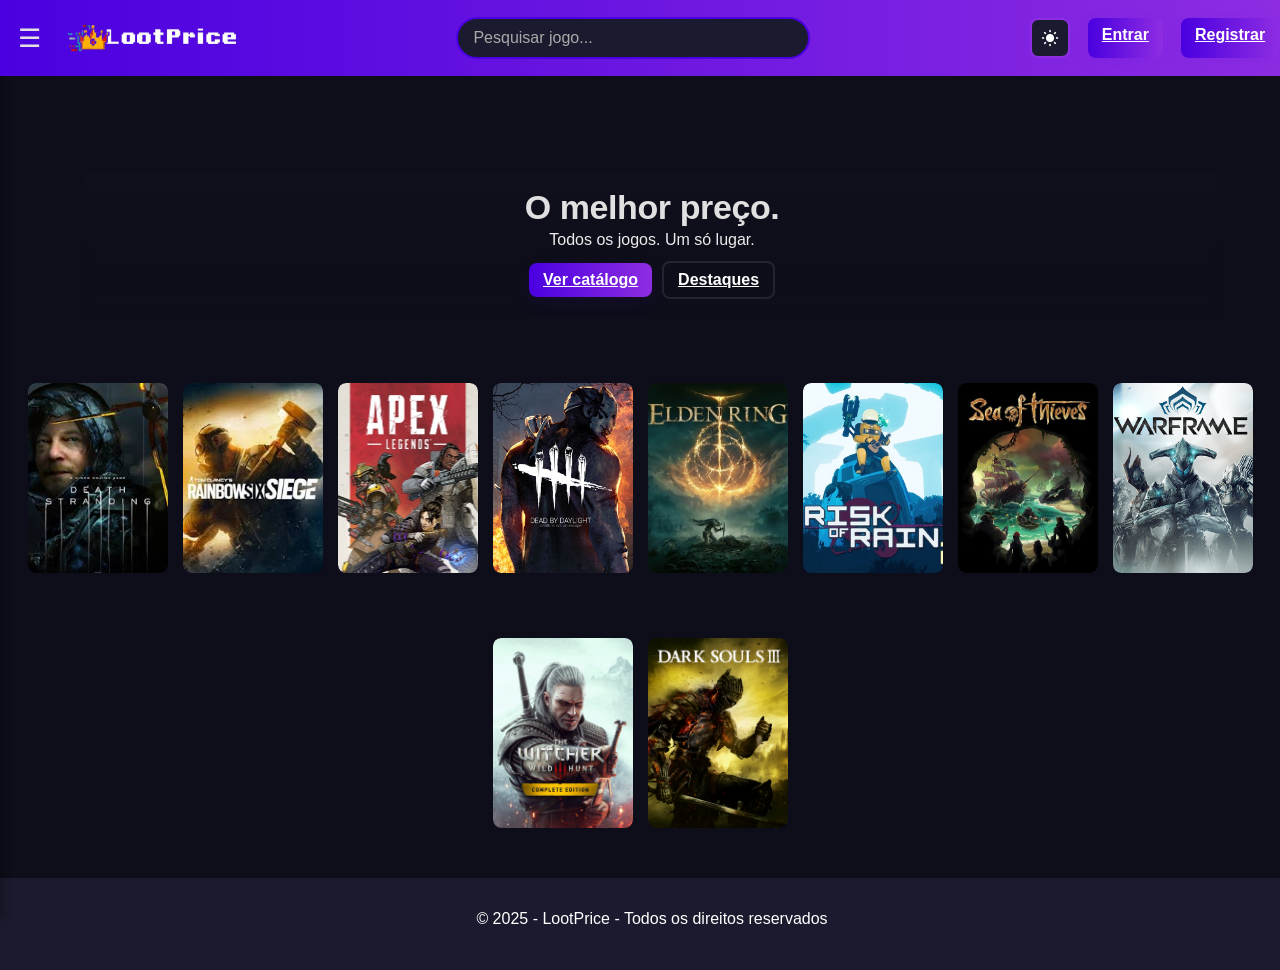
<file: index.html>
<!DOCTYPE html>
<html lang="pt-br">

<head>
  <meta charset="UTF-8" />
  <meta name="viewport" content="width=device-width, initial-scale=1.0">
  <title>LootPrice</title>
  <link rel="stylesheet" href="css_index/lootprice.css">
  <link rel="stylesheet" href="css_index/responsive.css">
  <link rel="shortcut icon" href="fotos/extras/logoltdark.png" type="image/png">
</head>

<body>
  <div class="navbar">
    <div class="left-section">
      <button id="menu-btn" class="menu-btn">☰</button>
      <a href="index.html" target="_top">
        <img id="lootprice-logo" src="fotos/extras/logoltdark.png" alt="LootPrice">
      </a>
    </div>

    <div class="search-container">
      <label for="searchBar" class="visually-hidden"></label>
      <input type="text" id="searchBar" class="search-input" placeholder="Pesquisar jogo..."
        aria-label="Pesquisar jogos">
    </div>

    <!-- Área de autenticação: renderizada por js_index/auth.js usando localStorage.loggedUser -->
    <div id="auth-area" class="auth-buttons">
      <button id="theme-toggle" class="btn-theme" aria-label="Alternar tema">
        <img src="fotos/extras/dark-mode.png" alt="Tema" class="theme-icon">
      </button>
      <!-- Fallback estático: caso o script não execute, os links ainda aparecem -->
      <a href="sites/login/login.html" target="_blank" class="btn-login">Entrar</a>
      <a href="sites/login/cadastro.html" target="_blank" class="btn-login">Registrar</a>
    </div>
  </div>

  <nav id="sidebar" class="sidebar" role="navigation" aria-label="Menu principal">
    <div class="sidebar-top">
      <button id="sidebar-close" class="menu-close" aria-label="Fechar menu">✕</button>
    </div>

    <div class="sidebar-search" role="search">
      <input type="text" id="sidebarSearchBar" class="search-input" placeholder="Pesquisar jogo..."
        aria-label="Pesquisar jogos">
      <button id="sidebarSearchBtn" aria-label="Pesquisar">
        <img src="fotos/extras/search.png" alt="Pesquisar" class="sidebar-search-icon">
      </button>
    </div>

    <!-- Seletor de categoria: botão que abre um dropdown compacto acima de 'Sobre LootPrice' -->
    <div class="sidebar-category" style="position:relative;">
      <label for="categorySelect" class="visually-hidden">Categoria</label>
      <button id="categoryBtn" class="category-btn" aria-haspopup="listbox" aria-expanded="false">Categorias ▾</button>

      <!-- Mantemos o select por acessibilidade (escondido visualmente) -->
      <select id="categorySelect" aria-label="Filtrar por categoria"
        style="position:absolute;left:-9999px;width:1px;height:1px;overflow:hidden;">
        <option value="all">Todas</option>
        <option value="rpg">RPG</option>
        <option value="shooter">Shooter</option>
        <option value="battle-royale">Battle Royale</option>
        <option value="adventure">Aventura</option>
        <option value="terror">Terror</option>
        <option value="roguelike">Roguelike</option>
        <option value="soulslike">Soulslike</option>
        <option value="mmo rpg">MMO RPG</option>
        <option value="multiplayer">Multiplayer</option>
      </select>

      <!-- Dropdown visual compacto (aparece abaixo do botão) -->
      <div id="categoryDropdown" class="category-dropdown" role="listbox" aria-labelledby="categoryBtn"
        aria-hidden="true">
        <button class="category-option" data-value="all" role="option">Todas</button>
        <button class="category-option" data-value="rpg" role="option">RPG</button>
        <button class="category-option" data-value="shooter" role="option">Shooter</button>
        <button class="category-option" data-value="battle-royale" role="option">Battle Royale</button>
        <button class="category-option" data-value="adventure" role="option">Aventura</button>
        <button class="category-option" data-value="terror" role="option">Terror</button>
        <button class="category-option" data-value="roguelike" role="option">Roguelike</button>
        <button class="category-option" data-value="soulslike" role="option">Soulslike</button>
        <button class="category-option" data-value="mmo rpg" role="option">MMO RPG</button>
        <button class="category-option" data-value="multiplayer" role="option">Multiplayer</button>
      </div>
    </div>

    <a href="index.html">Início</a>
    <a href="sobre.html">Sobre LootPrice</a>
  </nav>

  <div id="sidebar-backdrop" class="sidebar-backdrop" tabindex="-1"></div>

  <!-- Hero / destaque principal -->
  <section class="hero" aria-label="Destaque LootPrice">
    <div class="hero-content">
      <h1 class="hero-title">O melhor preço.</h1>
      <p class="hero-subtitle">Todos os jogos. Um só lugar.</p>
      <div class="hero-cta">
        <a href="#" class="btn-login">Ver catálogo</a>
        <a href="sites/jogos/frame.html" class="btn-cta">Destaques</a>
      </div>
    </div>
  </section>

  <div class="catalogo">
    <a href="sites/jogos/ds.html" data-category="adventure"><img src="fotos/jogos/ds.jpg" alt="Death Stranding"
        width="140" height="190" loading="lazy" decoding="async"></a>
    <a href="sites/jogos/r6.html" data-category="shooter"><img src="fotos/jogos/r6.jpg" alt="Rainbow Six Siege"
        width="140" height="190" loading="lazy" decoding="async"></a>
    <a href="sites/jogos/apex.html" data-category="battle-royale"><img src="fotos/jogos/apex.jpg" alt="Apex Legends"
        width="140" height="190" loading="lazy" decoding="async"></a>
    <a href="sites/jogos/dbd.html" data-category="terror, multiplayer"><img src="fotos/jogos/dbd.png"
        alt="Dead by Daylight" width="140" height="190" loading="lazy" decoding="async"></a>
    <a href="sites/jogos/er.html" data-category="rpg, soulslike"><img src="fotos/jogos/er.jpg" alt="Elden Ring" width="140"
        height="190" loading="lazy" decoding="async"></a>
    <a href="sites/jogos/ror.html" data-category="roguelike"><img src="fotos/jogos/ror2.jpg" alt="Risk of Rain 2"
        width="140" height="190" loading="lazy" decoding="async"></a>
    <a href="sites/jogos/sot.html" data-category="multiplayer"><img src="fotos/jogos/sot.jpg" alt="Sea of Thieves"
        width="140" height="190" loading="lazy" decoding="async"></a>
    <a href="sites/jogos/frame.html" data-category="mmo rpg"><img src="fotos/jogos/warframe.png" alt="Warframe" width="140"
        height="190" loading="lazy" decoding="async"></a>
    <a href="sites/jogos/witcher.html" data-category="rpg"><img src="fotos/jogos/witcher.jpg" alt="The Witcher 3"
        width="140" height="190" loading="lazy" decoding="async"></a>
    <a href="sites/jogos/ds3.html" data-category="rpg"><img src="fotos/jogos/ds3.png" alt="Dark Souls 3" width="140"
        height="190" loading="lazy" decoding="async"></a>
  </div>

  <footer>
    <p>&copy; 2025 - LootPrice - Todos os direitos reservados</p>
  </footer>

  <script src="js_index/pesquisa.js" defer></script>
  <script src="js_index/darkmode.js" defer></script>
  <script src="js_index/menulateral.js" defer></script>
  <script src="js_index/auth.js" defer></script>
</body>

</html>

<!-- DESATIVA: 

setPlatformSale(document.querySelector('.platform-card[aria-label*="Steam"]'), false);

ATIVA:

setPlatformSale(document.querySelector('.platform-card[aria-label*="Steam"]'), true);
 -->
</file>
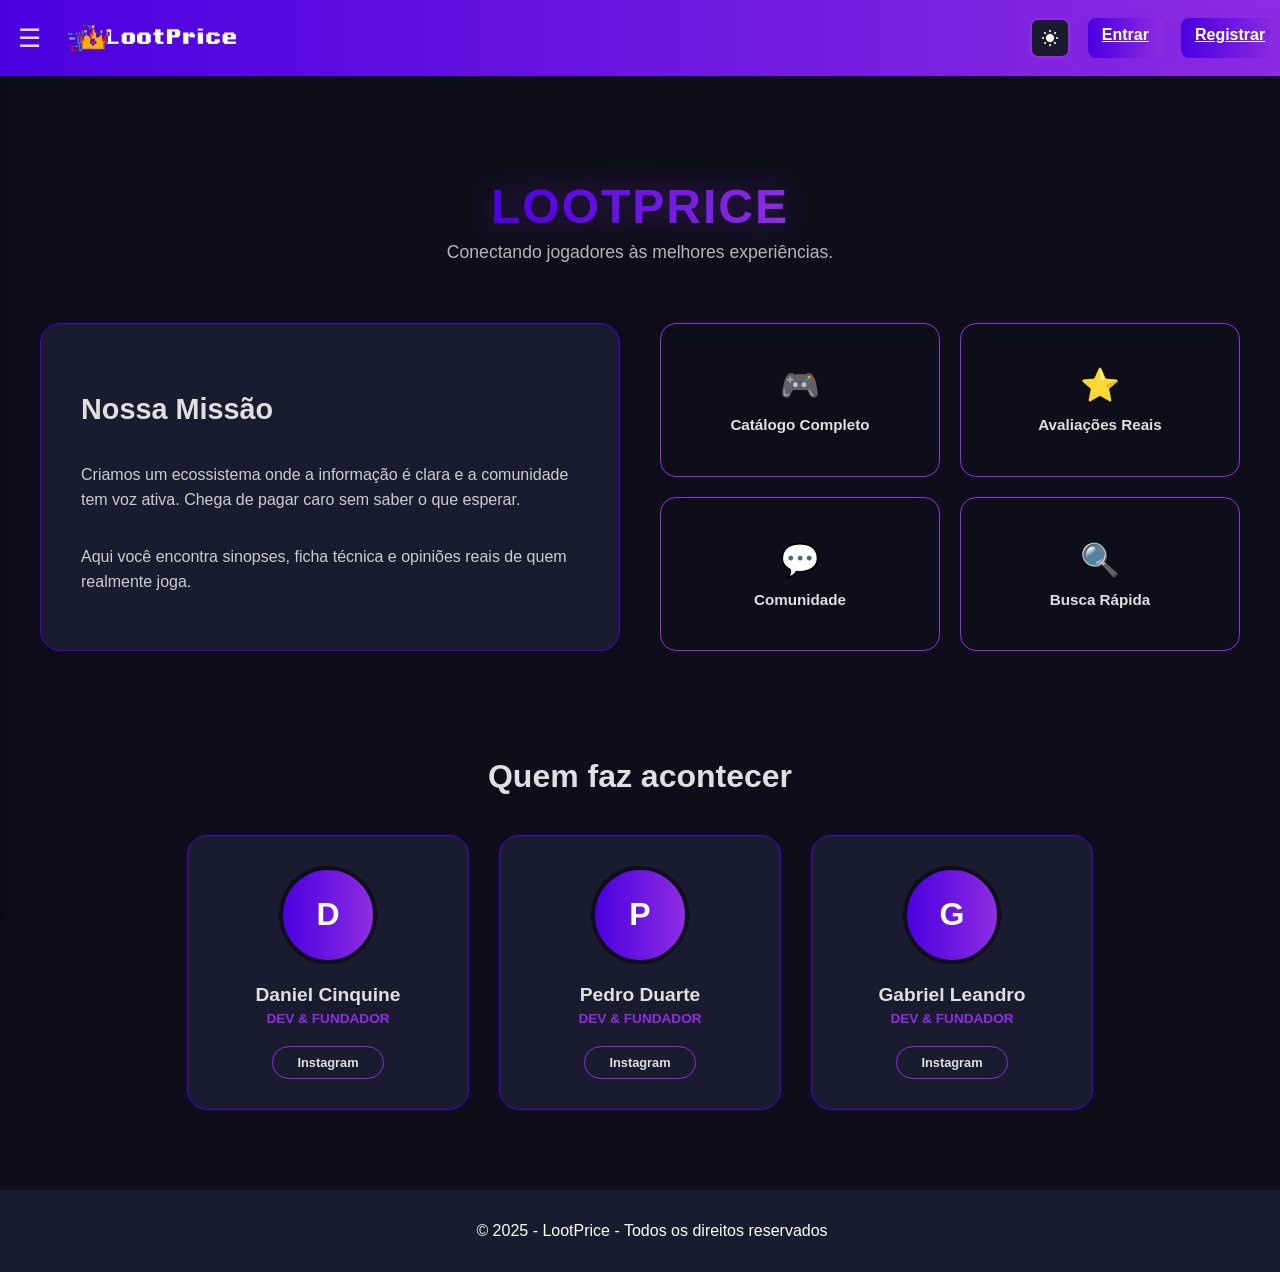
<file: sobre.html>
<!DOCTYPE html>
<html lang="pt-br">
<head>
  <meta charset="UTF-8"/>
  <meta name="viewport" content="width=device-width, initial-scale=1.0">
  <title>Sobre - LootPrice</title>
  
  <link rel="stylesheet" href="css_index/lootprice.css">
  <link rel="stylesheet" href="css_index/sobre.css">
  <link rel="stylesheet" href="css_index/responsive.css">
  <link rel="shortcut icon" href="fotos/extras/logoltdark.png" type="image/png">
</head>

<body>

  <div class="navbar">
    <div class="left-section">
      <button id="menu-btn" class="menu-btn">☰</button>
      <a href="index.html">
        <img id="lootprice-logo" src="fotos/extras/logoltdark.png" alt="LootPrice">
      </a>
    </div>

    <div class="search-container" style="visibility: hidden;"></div>
  
    <div class="auth-buttons" id="auth-area">
      <button id="theme-toggle" class="btn-theme" aria-label="Alternar tema">
        <img src="fotos/extras/dark-mode.png" alt="Tema" class="theme-icon">
      </button>
      <a href="sites/login/login.html" class="btn-login">Entrar</a>
      <a href="sites/login/cadastro.html" class="btn-login">Registrar</a>
    </div>
  </div>

  <nav id="sidebar" class="sidebar">
    <div class="sidebar-top">
      <button id="sidebar-close" class="menu-close" aria-label="Fechar menu">✕</button>
    </div>

    <div class="sidebar-search" role="search">
      <input type="text" id="sidebarSearchBar" class="search-input" placeholder="Pesquisar jogo..." aria-label="Pesquisar jogos">
      <button id="sidebarSearchBtn" aria-label="Pesquisar">
        <img src="fotos/extras/search.png" alt="Pesquisar" class="sidebar-search-icon">
      </button>
    </div>

    <a href="index.html">Início</a>
    <a href="sobre.html" style="background-color: rgba(255,255,255,0.05); color: #a78bfa; border-left: 3px solid #a78bfa;">Sobre nós</a>
  </nav>

  <div id="sidebar-backdrop" class="sidebar-backdrop" tabindex="-1"></div>

  <div class="about-main-wrapper">
    
    <h1 class="hero-title">LootPrice</h1>
    <p class="hero-subtitle">Conectando jogadores às melhores experiências.</p>

    <div class="content-grid">
      
      <div class="glass-card">
        <h3>Nossa Missão</h3>
        <p>
          Criamos um ecossistema onde a informação é clara e a comunidade tem voz ativa.
          Chega de pagar caro sem saber o que esperar.
        </p>
        <p>
          Aqui você encontra sinopses, ficha técnica e opiniões reais de quem realmente joga.
        </p>
      </div>

      <div class="features-grid">
        <div class="feature-box">
          <span class="feature-icon">🎮</span>
          <span class="feature-title">Catálogo Completo</span>
        </div>
        <div class="feature-box">
          <span class="feature-icon">⭐</span>
          <span class="feature-title">Avaliações Reais</span>
        </div>
        <div class="feature-box">
          <span class="feature-icon">💬</span>
          <span class="feature-title">Comunidade</span>
        </div>
        <div class="feature-box">
          <span class="feature-icon">🔍</span>
          <span class="feature-title">Busca Rápida</span>
        </div>
      </div>

    </div>

    <div class="team-section">
      <h2>Quem faz acontecer</h2>
      
      <div class="team-grid">
        <div class="member-card">
          <div class="member-pic">D</div>
          <h3 class="member-name">Daniel Cinquine</h3>
          <span class="member-role">Dev & Fundador</span>
          <a href="https://www.instagram.com/dan.cinqy" target="_blank" class="insta-link">Instagram</a>
        </div>

        <div class="member-card">
          <div class="member-pic">P</div>
          <h3 class="member-name">Pedro Duarte</h3>
          <span class="member-role">Dev & Fundador</span>
          <a href="https://www.instagram.com/duarte.pedrin" target="_blank" class="insta-link">Instagram</a>
        </div>

        <div class="member-card">
          <div class="member-pic">G</div>
          <h3 class="member-name">Gabriel Leandro</h3>
          <span class="member-role">Dev & Fundador</span>
          <a href="https://www.instagram.com/gabriel_llee" target="_blank" class="insta-link">Instagram</a>
        </div>
      </div>
    </div>

  </div>

  <footer>
    <p>&copy; 2025 - LootPrice - Todos os direitos reservados</p>
  </footer>

  <script src="js_index/darkmode.js"></script>
  <script src="js_index/menulateral.js"></script>
  <script src="js_index/auth.js"></script>

</body>
</html>
</file>
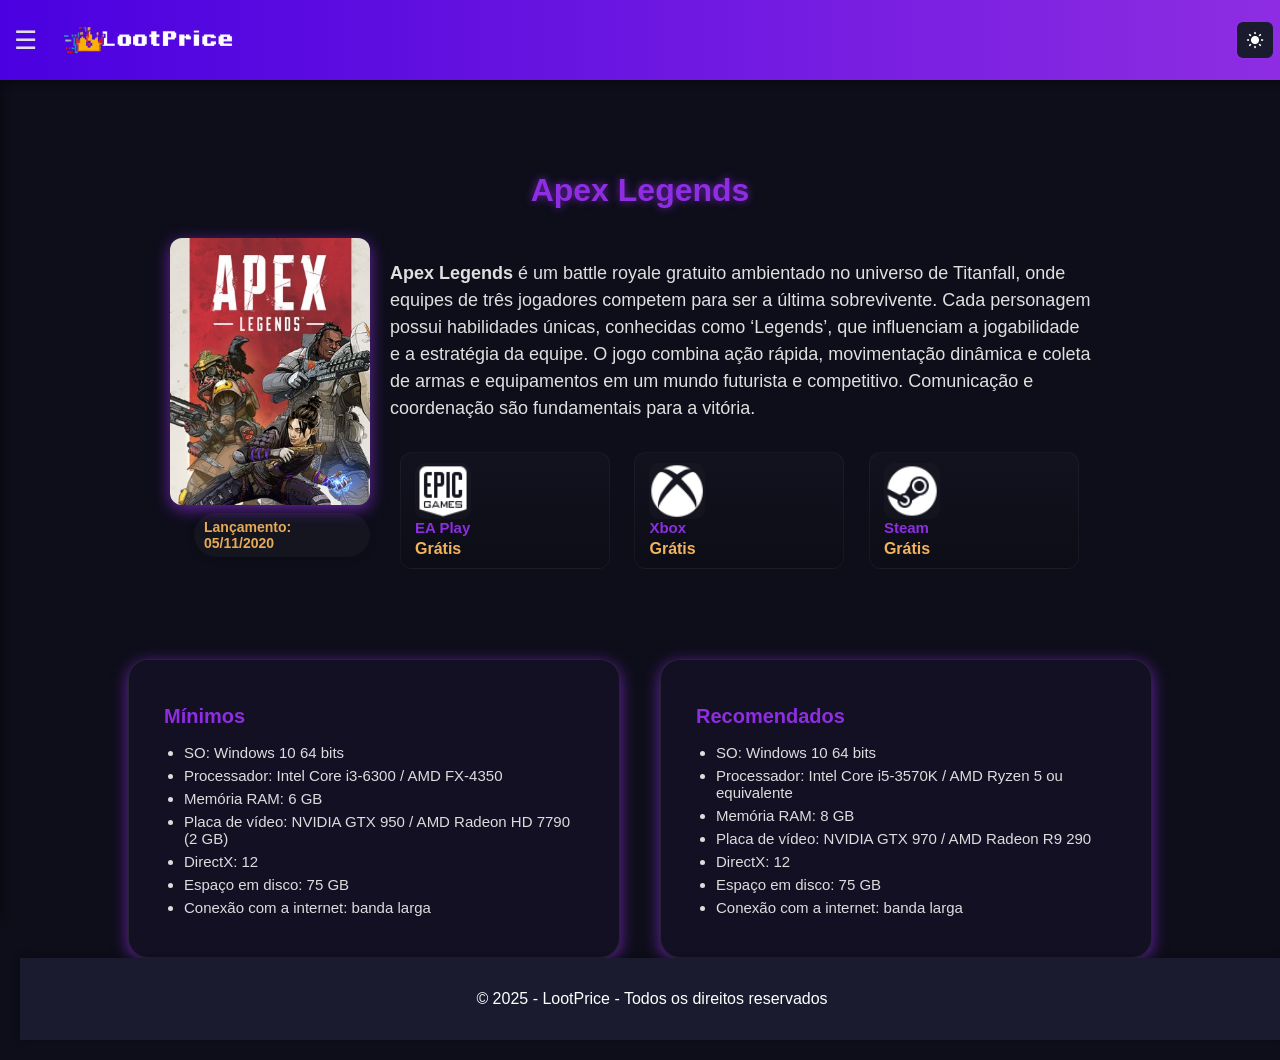
<file: sites/jogos/apex.html>
<!DOCTYPE html>
<html lang="pt-br">
<head>
    <meta charset="UTF-8">
    <meta name="viewport" content="width=device-width, initial-scale=1.0">
    <title>Apex Legends - LootPrice</title>
    <link rel="stylesheet" href="css_jogos/jogos.css">
    <link rel="stylesheet" href="css_jogos/navbar.css">
    <link rel="stylesheet" href="../../css_index/responsive.css">
</head>
<body>
    <h1>Apex Legends</h1>

<!-- Imagem -->
        <div class="game-container">
            <div class="game-media">
                <img src="../../fotos/jogos/apex.jpg" alt="Apex Legends" class="game-main-img" width="200" height="250" loading="lazy" decoding="async">
                <p class="release-date">Lançamento: 05/11/2020</p>
            </div>
            <div class="game-info">

            <!-- Resumo -->
            <p class="sinopse">
                <strong>Apex Legends</strong> é um battle royale gratuito ambientado no universo de Titanfall, onde equipes de três jogadores competem para ser a última sobrevivente. 
                Cada personagem possui habilidades únicas, conhecidas como ‘Legends’, que influenciam a jogabilidade e a estratégia da equipe. 
                O jogo combina ação rápida, movimentação dinâmica e coleta de armas e equipamentos em um mundo futurista e competitivo. Comunicação e coordenação são fundamentais para a vitória.
            </p>

            <!-- Plataformas -->
            <div class="platforms">
                <a class="platform-card" href="https://www.ea.com/games/apex-legends" target="_blank" aria-label="Comprar no EA Play">
                    <img class="platform-img" src="../../fotos/extras/epic.png" alt="EA Play" width="60" height="60">
                    <div class="platform-meta">
                        <div class="platform-name">EA Play</div>
                        <div class="platform-price">Grátis</div>
                    </div>
                </a>

                <a class="platform-card" href="https://www.xbox.com/en-US/games/store/apex-legends/9NBLGGH5ZJW2" target="_blank" aria-label="Comprar no Xbox">
                    <img class="platform-img" src="../../fotos/extras/xbox.png" alt="Xbox" width="60" height="60">
                    <div class="platform-meta">
                        <div class="platform-name">Xbox</div>
                        <div class="platform-price">Grátis</div>
                    </div>
                </a>

                <a class="platform-card" href="https://www.microsoft.com/en-us/p/apex-legends/9p9g4lm3v6dn" target="_blank" aria-label="Comprar na Microsoft">
                    <img class="platform-img" src="../../fotos/extras/steam.png" alt="Steam" width="60" height="60">
                    <div class="platform-meta">
                        <div class="platform-name">Steam</div>
                        <div class="platform-price">Grátis</div>
                    </div>
                </a>
            </div>
        </div>
    </div>

    <div class="requisitos-wrapper">

    <div class="requisito-box">
        <h3 class="minimos-title">Mínimos</h3>
        <ul>
            <li>SO: Windows 10 64 bits</li>
            <li>Processador: Intel Core i3-6300 / AMD FX-4350</li>
            <li>Memória RAM: 6 GB</li>
            <li>Placa de vídeo: NVIDIA GTX 950 / AMD Radeon HD 7790 (2 GB)</li>
            <li>DirectX: 12</li>
            <li>Espaço em disco: 75 GB</li>
            <li>Conexão com a internet: banda larga</li>
        </ul>
    </div>

    <div class="requisito-box">
        <h3 class="recomendados-title">Recomendados</h3>
        <ul>
            <li>SO: Windows 10 64 bits</li>
            <li>Processador: Intel Core i5-3570K / AMD Ryzen 5 ou equivalente</li>
            <li>Memória RAM: 8 GB</li>
            <li>Placa de vídeo: NVIDIA GTX 970 / AMD Radeon R9 290</li>
            <li>DirectX: 12</li>
            <li>Espaço em disco: 75 GB</li>
            <li>Conexão com a internet: banda larga</li>
        </ul>
    </div>

</div>

        <footer>
            <p>&copy; 2025 - LootPrice - Todos os direitos reservados</p>
        </footer>

    <script src="../../js_index/darkmode.js"> </script>
    <script src="js_jogos/navbar.js" defer></script>

</body>
</html>
</file>
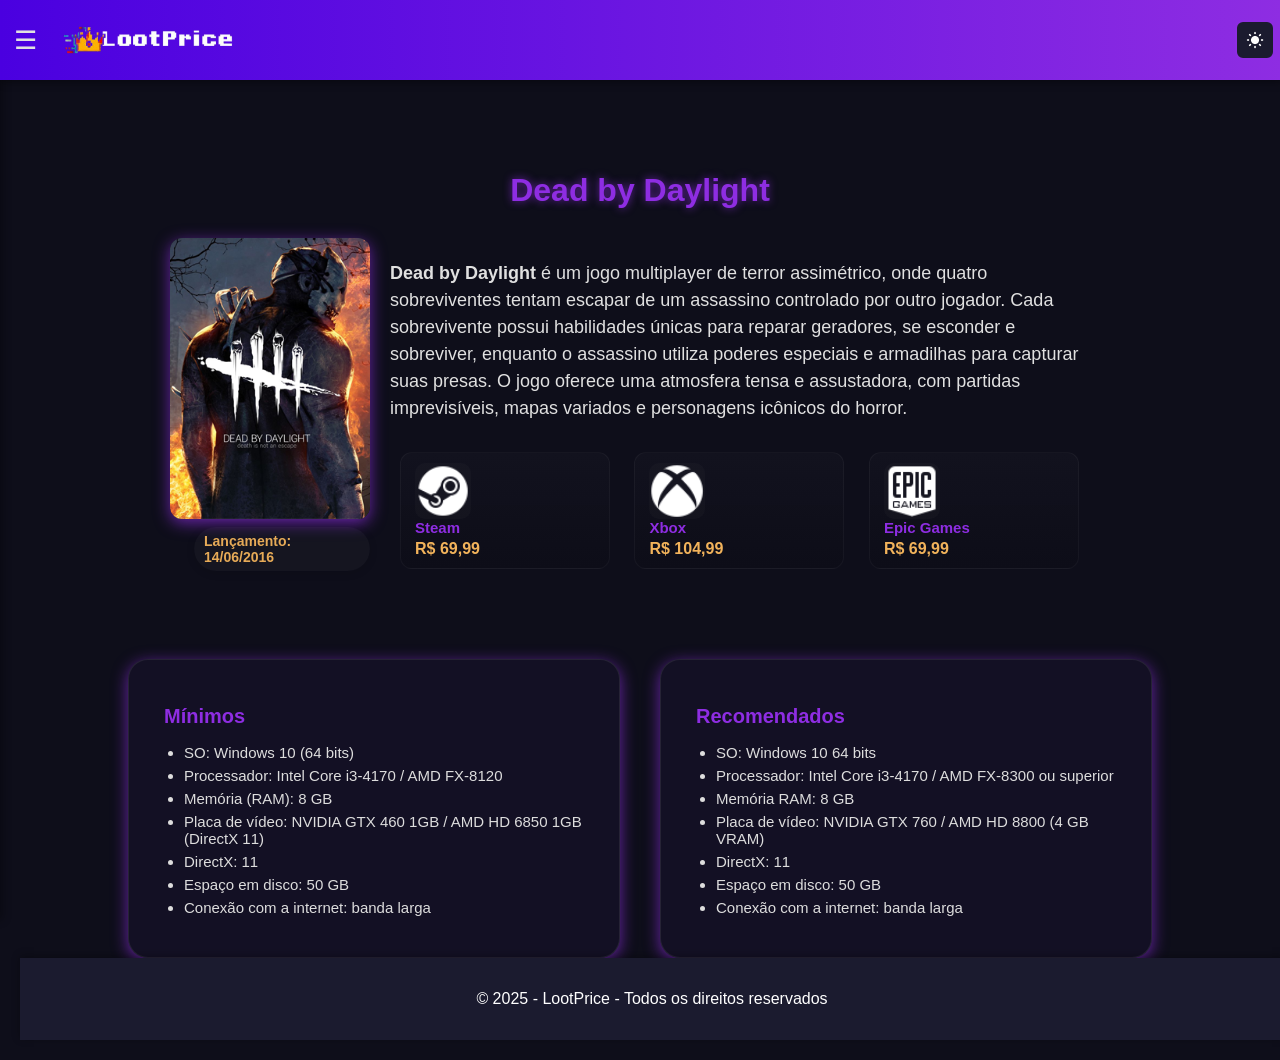
<file: sites/jogos/dbd.html>
<!DOCTYPE html>
<html lang="pt-br">
<head>
    <meta charset="UTF-8">
    <meta name="viewport" content="width=device-width, initial-scale=1.0">
    <title>Dead by Daylight - LootPrice</title>
    <link rel="stylesheet" href="css_jogos/jogos.css">
    <link rel="stylesheet" href="css_jogos/navbar.css">
    <link rel="stylesheet" href="../../css_index/responsive.css">
</head>
<body>
    <h1>Dead by Daylight</h1>

<!-- Imagem -->
        <div class="game-container">
            <div class="game-media">
                <img src="../../fotos/jogos/dbd.png" alt="Dead by Daylight" class="game-main-img" width="200" height="250" loading="lazy" decoding="async">
                <p class="release-date">Lançamento: 14/06/2016</p>
            </div>
            <div class="game-info">

            <!-- Resumo -->
            <p class="sinopse">
                <strong>Dead by Daylight</strong> é um jogo multiplayer de terror assimétrico, onde quatro sobreviventes tentam escapar de um assassino controlado por outro jogador. 
                Cada sobrevivente possui habilidades únicas para reparar geradores, se esconder e sobreviver, enquanto o assassino utiliza poderes especiais e armadilhas para capturar suas presas. 
                O jogo oferece uma atmosfera tensa e assustadora, com partidas imprevisíveis, mapas variados e personagens icônicos do horror.
            
            <!-- Plataformas -->
            <div class="platforms">
                <a class="platform-card" href="https://store.steampowered.com/app/381210/Dead_by_Daylight/" target="_blank" aria-label="Comprar no Steam">
                    <img class="platform-img" src="../../fotos/extras/steam.png" alt="Steam" width="60" height="60">
                    <div class="platform-meta">
                        <div class="platform-name">Steam</div>
                        <div class="platform-price">R$ 69,99</div>
                    </div>
                </a>

                <a class="platform-card" href="https://www.xbox.com/pt-BR/games/store/dead-by-daylight/C0N22P73QZ60" target="_blank" aria-label="Comprar no Xbox">
                    <img class="platform-img" src="../../fotos/extras/xbox.png" alt="Xbox" width="60" height="60">
                    <div class="platform-meta">
                        <div class="platform-name">Xbox</div>
                        <div class="platform-price">R$ 104,99</div>
                    </div>
                </a>

                <a class="platform-card" href="https://store.epicgames.com/pt-BR/p/dead-by-daylight" target="_blank" aria-label="Comprar no Xbox">
                    <img class="platform-img" src="../../fotos/extras/epic.png" alt="Epic Games" width="60" height="60">
                    <div class="platform-meta">
                        <div class="platform-name">Epic Games</div>
                        <div class="platform-price">R$ 69,99</div>
                    </div>
                </a>
            </div>
        </div>
    </div>
    
    <div class="requisitos-wrapper">

    <div class="requisito-box">
        <h3 class="minimos-title">Mínimos</h3>
        <ul>
            <li>SO: Windows 10 (64 bits)</li>
            <li>Processador: Intel Core i3-4170 / AMD FX-8120</li>
            <li>Memória (RAM): 8 GB</li>
            <li>Placa de vídeo: NVIDIA GTX 460 1GB / AMD HD 6850 1GB (DirectX 11)</li>
            <li>DirectX: 11</li>
            <li>Espaço em disco: 50 GB</li>
            <li>Conexão com a internet: banda larga</li>
        </ul>
    </div>

    <div class="requisito-box">
        <h3 class="recomendados-title">Recomendados</h3>
        <ul>
            <li>SO: Windows 10 64 bits</li>
            <li>Processador: Intel Core i3-4170 / AMD FX-8300 ou superior</li>
            <li>Memória RAM: 8 GB</li>
            <li>Placa de vídeo: NVIDIA GTX 760 / AMD HD 8800 (4 GB VRAM)</li>
            <li>DirectX: 11</li>
            <li>Espaço em disco: 50 GB</li>
            <li>Conexão com a internet: banda larga</li>
        </ul>
    </div>

</div>


        <footer>
            <p>&copy; 2025 - LootPrice - Todos os direitos reservados</p>
        </footer>

    <script src="../../js_index/darkmode.js"> </script>
    <script src="js_jogos/navbar.js" defer></script>

</body>
</html>
</file>
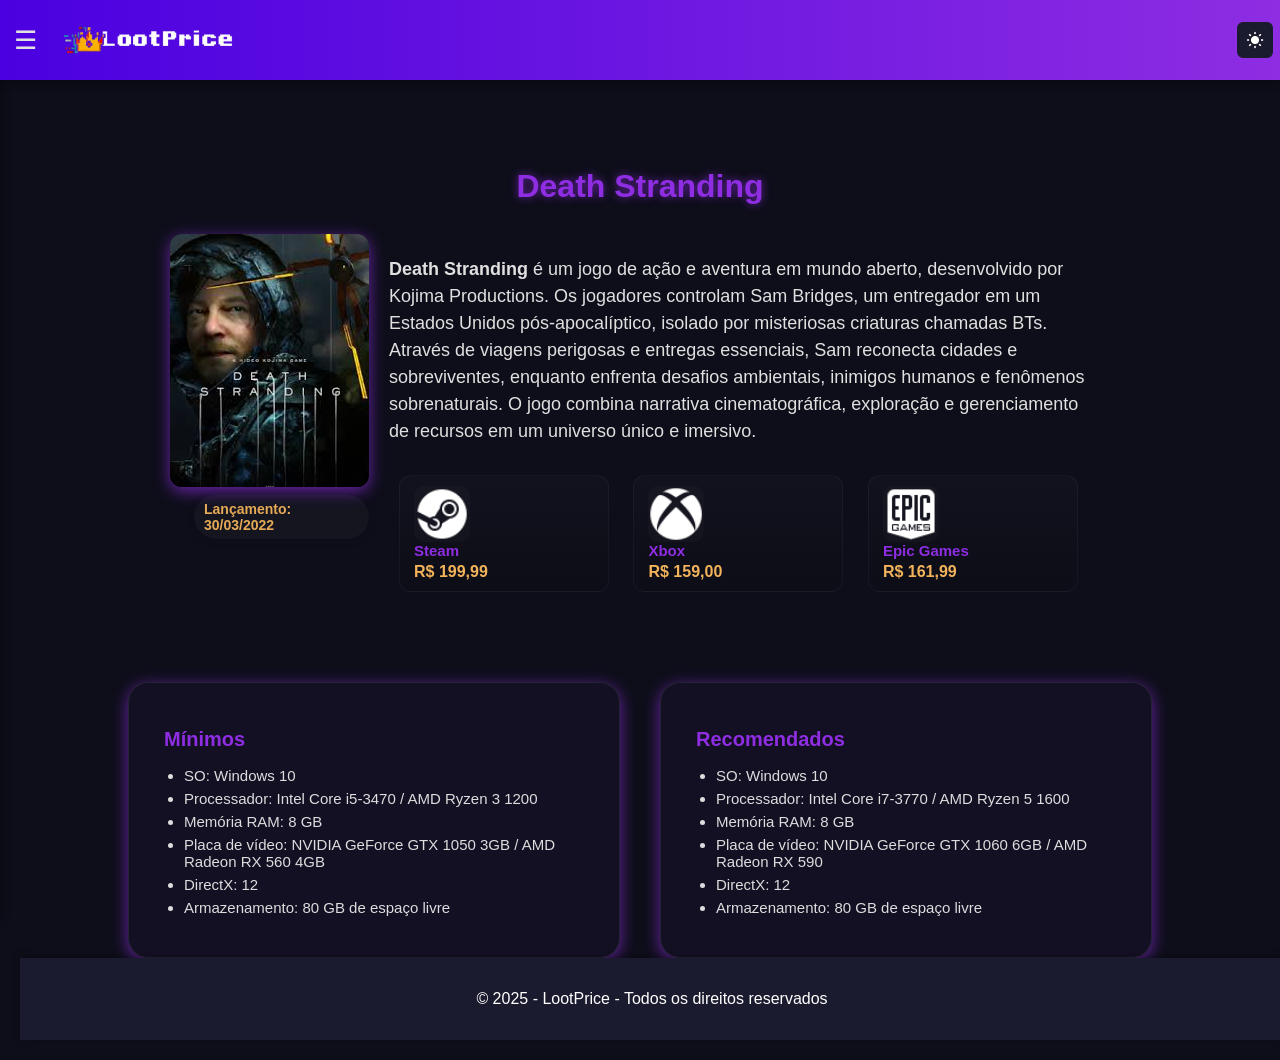
<file: sites/jogos/ds.html>
<!DOCTYPE html>
<html lang="pt-br">
<head>
    <meta charset="UTF-8">
    <meta name="viewport" content="width=device-width, initial-scale=1.0">
    <title>Death Stranding - LootPrice</title>
    <link rel="stylesheet" href="css_jogos/jogos.css">
    <link rel="stylesheet" href="css_jogos/navbar.css">
    <link rel="stylesheet" href="../../css_index/responsive.css">
</head>
<body>
    <h1>Death Stranding</h1>

<!-- Imagem -->
        <div class="game-container">
            <div class="game-media">
                <img src="../../fotos/jogos/ds.jpg" alt="Death Stranding" class="game-main-img" width="200" height="250" loading="lazy" decoding="async">
                <p class="release-date">Lançamento: 30/03/2022</p>
            </div>
            <div class="game-info">

            <!-- Resumo -->
            <p class="sinopse">
                <strong>Death Stranding</strong> é um jogo de ação e aventura em mundo aberto, desenvolvido por Kojima Productions. 
                Os jogadores controlam Sam Bridges, um entregador em um Estados Unidos pós-apocalíptico, isolado por misteriosas criaturas chamadas BTs. 
                Através de viagens perigosas e entregas essenciais, Sam reconecta cidades e sobreviventes, enquanto enfrenta desafios ambientais, inimigos humanos e fenômenos sobrenaturais. 
                O jogo combina narrativa cinematográfica, exploração e gerenciamento de recursos em um universo único e imersivo.
            </p>

            <!-- Plataformas -->
            <div class="platforms">
                     <a id="steam-card" class="platform-card on-sale" href="https://store.steampowered.com/app/1850570/DEATH_STRANDING_DIRECTORS_CUT/" target="_blank" aria-label="Comprar no Steam"
                         data-original-price="R$ 199,99"
                         data-sale-price="R$ 63,60"
                         data-discount="-60%"
                         data-sale-ends="2025-12-01">
                    <img class="platform-img" src="../../fotos/extras/steam.png" alt="Steam" width="60" height="60">
                    <div class="platform-meta">
                        <div class="platform-name">Steam</div>
                        <div class="platform-price">
                            <!-- Conteúdo será renderizado via JS conforme estado da promoção -->
                        </div>
                    </div>
                </a>

                <a class="platform-card" href="https://www.xbox.com/en-US/games/store/death-stranding-directors-cut/9nqgn8tgnt8p" target="_blank" aria-label="Comprar no Xbox" data-original-price="R$ 159,00">
                    <img class="platform-img" src="../../fotos/extras/xbox.png" alt="Xbox" width="60" height="60">
                    <div class="platform-meta">
                        <div class="platform-name">Xbox</div>
                        <div class="platform-price">R$ 159,00</div>
                    </div>
                </a>

                <a class="platform-card" href="https://store.epicgames.com/pt-BR/p/death-stranding-directors-cut" target="_blank" aria-label="Comprar na Epic Games" data-original-price="R$ 161,99">
                    <img class="platform-img" src="../../fotos/extras/epic.png" alt="Epic Games" width="60" height="60">
                    <div class="platform-meta">
                        <div class="platform-name">Epic Games</div>
                        <div class="platform-price">R$ 161,99</div>
                    </div>
                </a>
            </div>
        </div>
    </div>

    <div class="requisitos-wrapper">

    <div class="requisito-box">
        <h3 class="minimos-title">Mínimos</h3>
        <ul>
            <li>SO: Windows 10</li>
            <li>Processador: Intel Core i5-3470 / AMD Ryzen 3 1200</li>
            <li>Memória RAM: 8 GB</li>
            <li>Placa de vídeo: NVIDIA GeForce GTX 1050 3GB / AMD Radeon RX 560 4GB</li>
            <li>DirectX: 12</li>
            <li>Armazenamento: 80 GB de espaço livre</li>
        </ul>
    </div>

    <div class="requisito-box">
        <h3 class="recomendados-title">Recomendados </h3>
        <ul>
            <li>SO: Windows 10</li>
            <li>Processador: Intel Core i7-3770 / AMD Ryzen 5 1600</li>
            <li>Memória RAM: 8 GB</li>
            <li>Placa de vídeo: NVIDIA GeForce GTX 1060 6GB / AMD Radeon RX 590</li>
            <li>DirectX: 12</li>
            <li>Armazenamento: 80 GB de espaço livre</li>
        </ul>
    </div>

</div>

        <footer>
            <p>&copy; 2025 - LootPrice - Todos os direitos reservados</p>
        </footer>

    <script src="../../js_index/darkmode.js"> </script>
    <script src="js_jogos/navbar.js" defer></script>
    <script src="js_jogos/price-promo.js" defer></script>

</body>
</html>
</file>
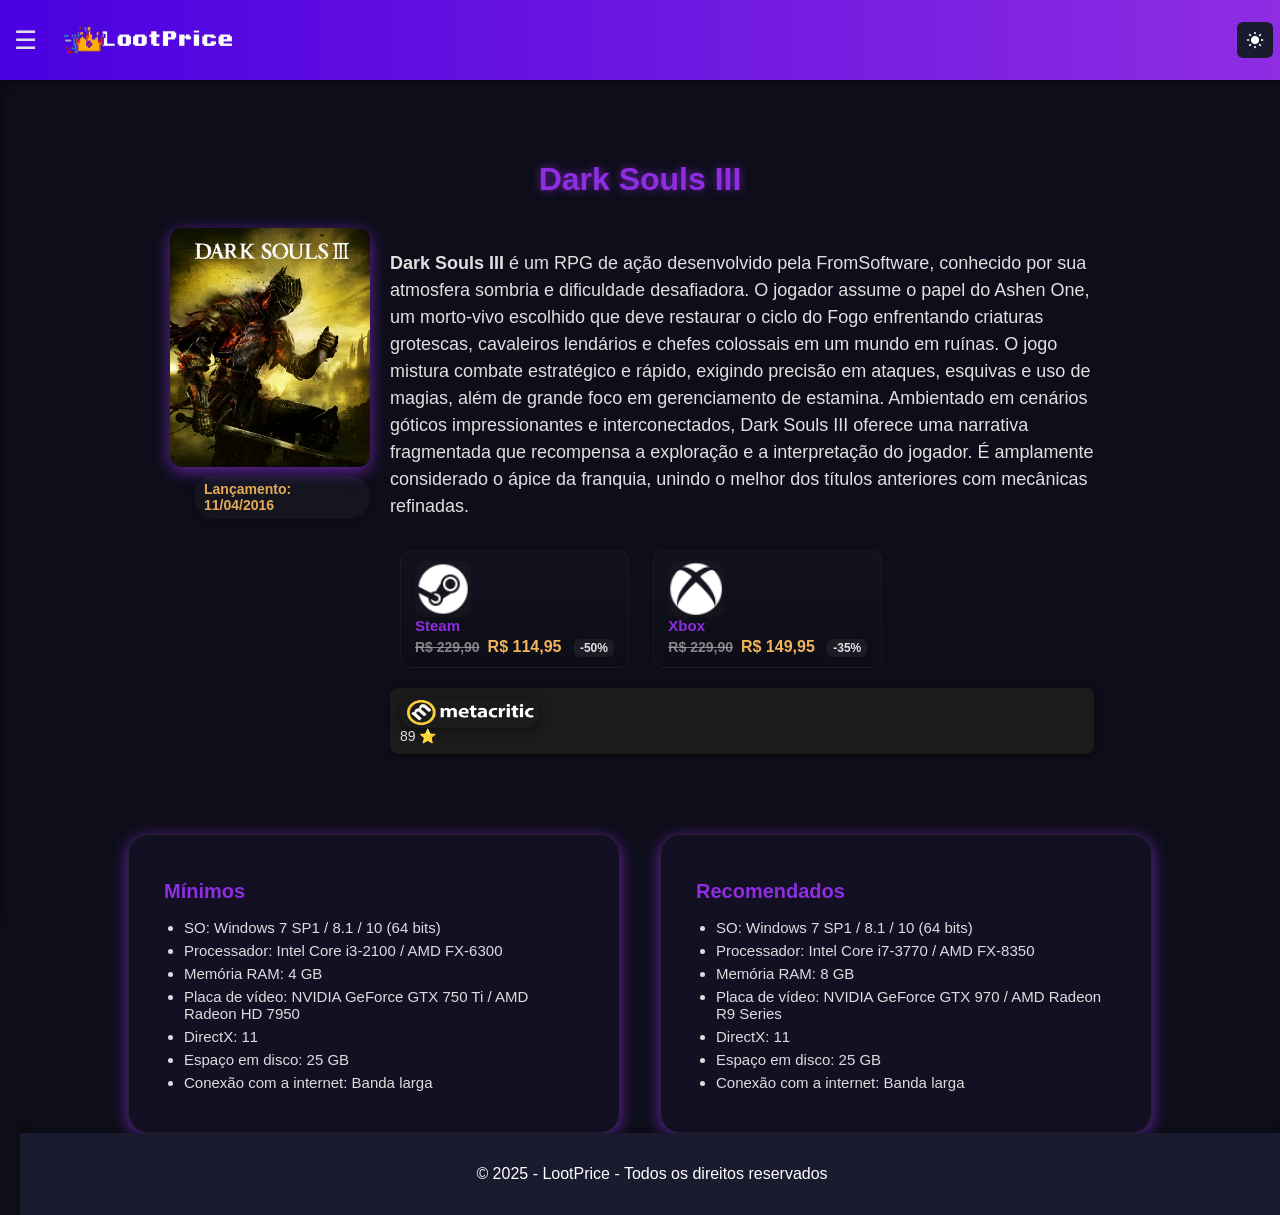
<file: sites/jogos/ds3.html>
<!DOCTYPE html>
<html lang="pt-br">
<head>
    <meta charset="UTF-8">
    <meta name="viewport" content="width=device-width, initial-scale=1.0">
    <title>Dark Souls III - LootPrice</title>
    <link rel="stylesheet" href="css_jogos/jogos.css">
    <link rel="stylesheet" href="css_jogos/navbar.css">
    <link rel="stylesheet" href="../../css_index/responsive.css">
</head>
<body>
    <h1>Dark Souls III</h1>

    <!-- Imagem -->
        <div class="game-container">
            <div class="game-media">
                <img src="../../fotos/jogos/ds3.png" alt="Dark Souls III" class="game-main-img" width="200" height="250" loading="lazy" decoding="async">
                <p class="release-date">Lançamento: 11/04/2016</p>
            </div>

                <div class="game-info">
            <!-- Resumo -->
            <p class="sinopse">
                <strong>Dark Souls III</strong> é um RPG de ação desenvolvido pela FromSoftware, conhecido por sua atmosfera sombria e dificuldade desafiadora.
                O jogador assume o papel do Ashen One, um morto-vivo escolhido que deve restaurar o ciclo do Fogo enfrentando criaturas grotescas,
                cavaleiros lendários e chefes colossais em um mundo em ruínas. O jogo mistura combate estratégico e rápido, exigindo precisão em ataques,
                esquivas e uso de magias, além de grande foco em gerenciamento de estamina. Ambientado em cenários góticos impressionantes e interconectados,
                Dark Souls III oferece uma narrativa fragmentada que recompensa a exploração e a interpretação do jogador. É amplamente considerado o ápice da franquia,
                unindo o melhor dos títulos anteriores com mecânicas refinadas.
            </p>

            <!-- Plataformas -->
            <div class="platforms">
                <a id="ds3-steam-card" class="platform-card on-sale" href="https://store.steampowered.com/app/374320/DARK_SOULS_III/" target="_blank" aria-label="Comprar no Steam"
                   data-original-price="R$ 229,90"
                   data-sale-price="R$ 114,95"
                   data-discount="-50%">
                    <img class="platform-img" src="../../fotos/extras/steam.png" alt="Steam" width="60" height="60">
                    <div class="platform-meta">
                        <div class="platform-name">Steam</div>
                        <div class="platform-price">
                            <!-- renderizado via JS -->
                        </div>
                    </div>
                </a>

                <a class="platform-card on-sale" href="https://www.xbox.com/pt-br/games/store/dark-souls-iii/bw2xdrnsccpz" target="_blank" aria-label="Comprar no Xbox" data-original-price="R$ 229,90" data-sale-price="R$ 149,95">
                    <img class="platform-img" src="../../fotos/extras/xbox.png" alt="Xbox" width="60" height="60">
                    <div class="platform-meta">
                        <div class="platform-name">Xbox</div>
                        <div class="platform-price">R$ 229,90</div>
                    </div>
                </a>
            </div>

            <!-- Nota -->
            <div class="ratings">
                <a href="https://www.metacritic.com/game/dark-souls-iii/" target="_blank">
                    <img src="../../fotos/extras/metacritic2.png" alt="Metacritic" class="ratings-img">
                </a>
                <span>89 ⭐</span>
            </div>
        </div>
    </div>

    <div class="requisitos-wrapper">

    <div class="requisito-box">
        <h3 class="minimos-title">Mínimos</h3>
        <ul>
            <li>SO: Windows 7 SP1 / 8.1 / 10 (64 bits)</li>
            <li>Processador: Intel Core i3-2100 / AMD FX-6300</li>
            <li>Memória RAM: 4 GB</li>
            <li>Placa de vídeo: NVIDIA GeForce GTX 750 Ti / AMD Radeon HD 7950</li>
            <li>DirectX: 11</li>
            <li>Espaço em disco: 25 GB</li>
            <li>Conexão com a internet: Banda larga</li>
        </ul>
    </div>

    <div class="requisito-box">
        <h3 class="recomendados-title">Recomendados </h3>
        <ul>
            <li>SO: Windows 7 SP1 / 8.1 / 10 (64 bits)</li>
            <li>Processador: Intel Core i7-3770 / AMD FX-8350</li>
            <li>Memória RAM: 8 GB</li>
            <li>Placa de vídeo: NVIDIA GeForce GTX 970 / AMD Radeon R9 Series</li>
            <li>DirectX: 11</li>
            <li>Espaço em disco: 25 GB</li>
            <li>Conexão com a internet: Banda larga</li>
        </ul>
    </div>

</div>

        <footer>
            <p>&copy; 2025 - LootPrice - Todos os direitos reservados</p>
        </footer>

    <script src="../../js_index/darkmode.js"></script>
    <script src="js_jogos/navbar.js" defer></script>
    <script src="js_jogos/price-promo.js" defer></script>
</body>
</html>
</file>
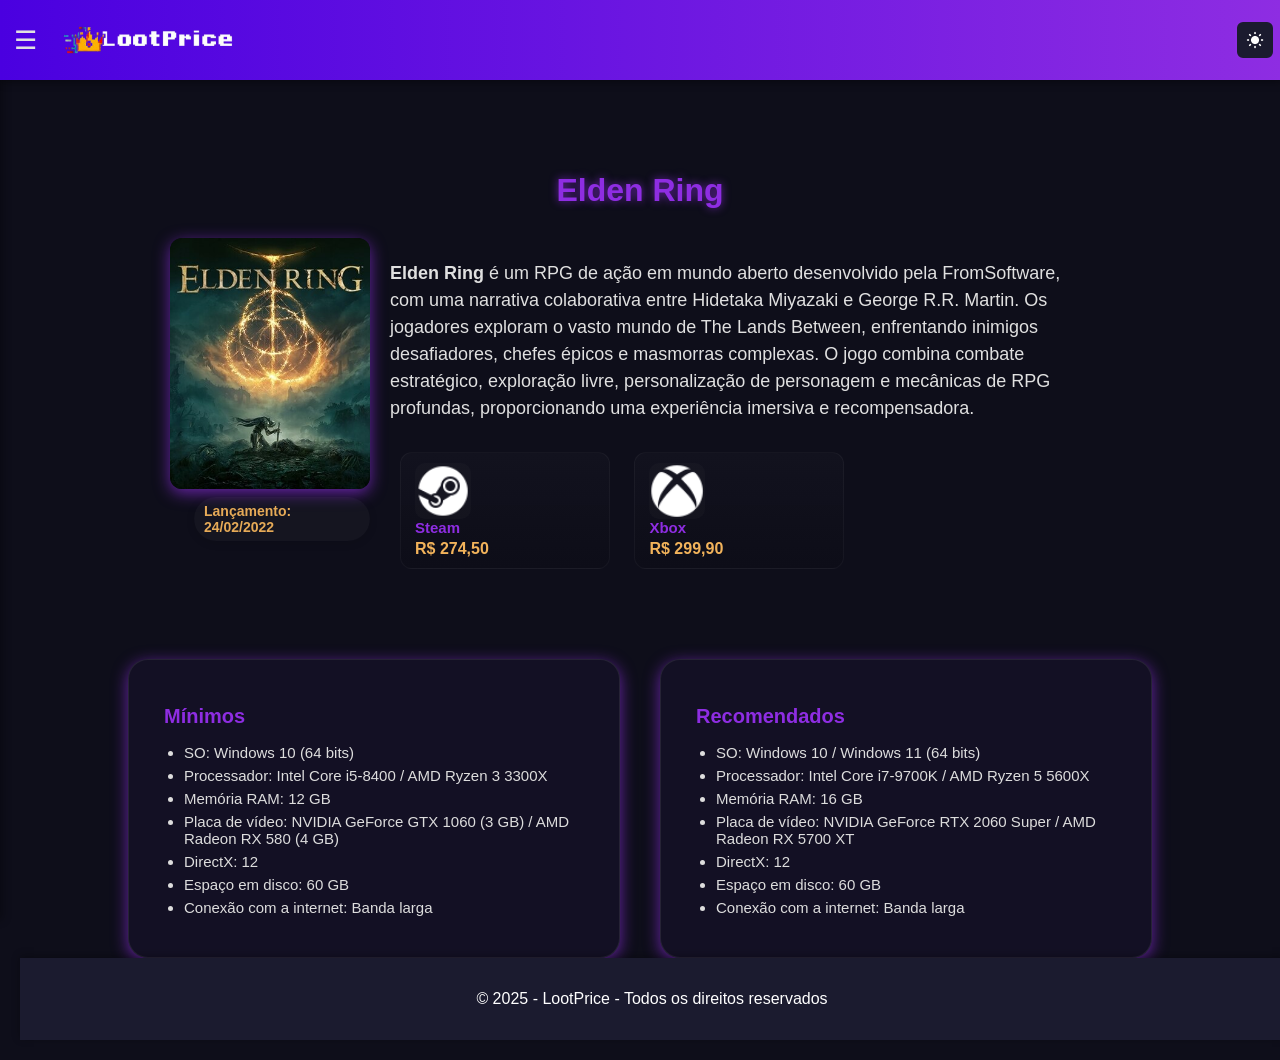
<file: sites/jogos/er.html>
<!DOCTYPE html>
<html lang="pt-br">
<head>
    <meta charset="UTF-8">
    <meta name="viewport" content="width=device-width, initial-scale=1.0">
    <title>Elden Ring - LootPrice</title>
    <link rel="stylesheet" href="css_jogos/jogos.css">
    <link rel="stylesheet" href="css_jogos/navbar.css">
    <link rel="stylesheet" href="../../css_index/responsive.css">
</head>
<body>
    <h1>Elden Ring</h1>

        <!-- Imagem -->
        <div class="game-container">
            <div class="game-media">
                <img src="../../fotos/jogos/er.jpg" alt="Elden Ring" class="game-main-img" width="200" height="250" loading="lazy" decoding="async">
                <p class="release-date">Lançamento: 24/02/2022</p>
            </div>

                <div class="game-info">
            <!-- Resumo -->
            <p class="sinopse">
                <strong>Elden Ring</strong> é um RPG de ação em mundo aberto desenvolvido pela FromSoftware, com uma narrativa colaborativa entre Hidetaka Miyazaki e George R.R. Martin. 
                Os jogadores exploram o vasto mundo de The Lands Between, enfrentando inimigos desafiadores, chefes épicos e masmorras complexas. 
                O jogo combina combate estratégico, exploração livre, personalização de personagem e mecânicas de RPG profundas, proporcionando uma experiência imersiva e recompensadora.
            </p>

            <!-- Plataformas -->
            <div class="platforms">
                <a class="platform-card" href="https://store.steampowered.com/app/1245620/Elden_Ring/" target="_blank" aria-label="Comprar no Steam">
                    <img class="platform-img" src="../../fotos/extras/steam.png" alt="Steam" width="60" height="60">
                    <div class="platform-meta">
                        <div class="platform-name">Steam</div>
                        <div class="platform-price">R$ 274,50</div>
                    </div>
                </a>

                <a class="platform-card" href="https://www.xbox.com/pt-BR/games/store/elden-ring/9P3J32CTXLRZ/0010" target="_blank" aria-label="Comprar no Xbox">
                    <img class="platform-img" src="../../fotos/extras/xbox.png" alt="Xbox" width="60" height="60">
                    <div class="platform-meta">
                        <div class="platform-name">Xbox</div>
                        <div class="platform-price">R$ 299,90</div>
                    </div>
                </a>
            </div>
        </div>
    </div>

    <div class="requisitos-wrapper">

    <div class="requisito-box">
        <h3 class="minimos-title">Mínimos</h3>
        <ul>
            <li>SO: Windows 10 (64 bits)</li>
            <li>Processador: Intel Core i5-8400 / AMD Ryzen 3 3300X</li>
            <li>Memória RAM: 12 GB</li>
            <li>Placa de vídeo: NVIDIA GeForce GTX 1060 (3 GB) / AMD Radeon RX 580 (4 GB)</li>
            <li>DirectX: 12</li>
            <li>Espaço em disco: 60 GB</li>
            <li>Conexão com a internet: Banda larga</li>
        </ul>
    </div>

    <div class="requisito-box">
        <h3 class="recomendados-title">Recomendados </h3>
        <ul>
            <li>SO: Windows 10 / Windows 11 (64 bits)</li>
            <li>Processador: Intel Core i7-9700K / AMD Ryzen 5 5600X</li>
            <li>Memória RAM: 16 GB</li>
            <li>Placa de vídeo: NVIDIA GeForce RTX 2060 Super / AMD Radeon RX 5700 XT</li>
            <li>DirectX: 12</li>
            <li>Espaço em disco: 60 GB</li>
            <li>Conexão com a internet: Banda larga</li>
        </ul>
    </div>

</div>

        <footer>
            <p>&copy; 2025 - LootPrice - Todos os direitos reservados</p>
        </footer>

    <script src="../../js_index/darkmode.js"></script>
    <script src="js_jogos/navbar.js" defer></script>
</body>
</html>
</file>
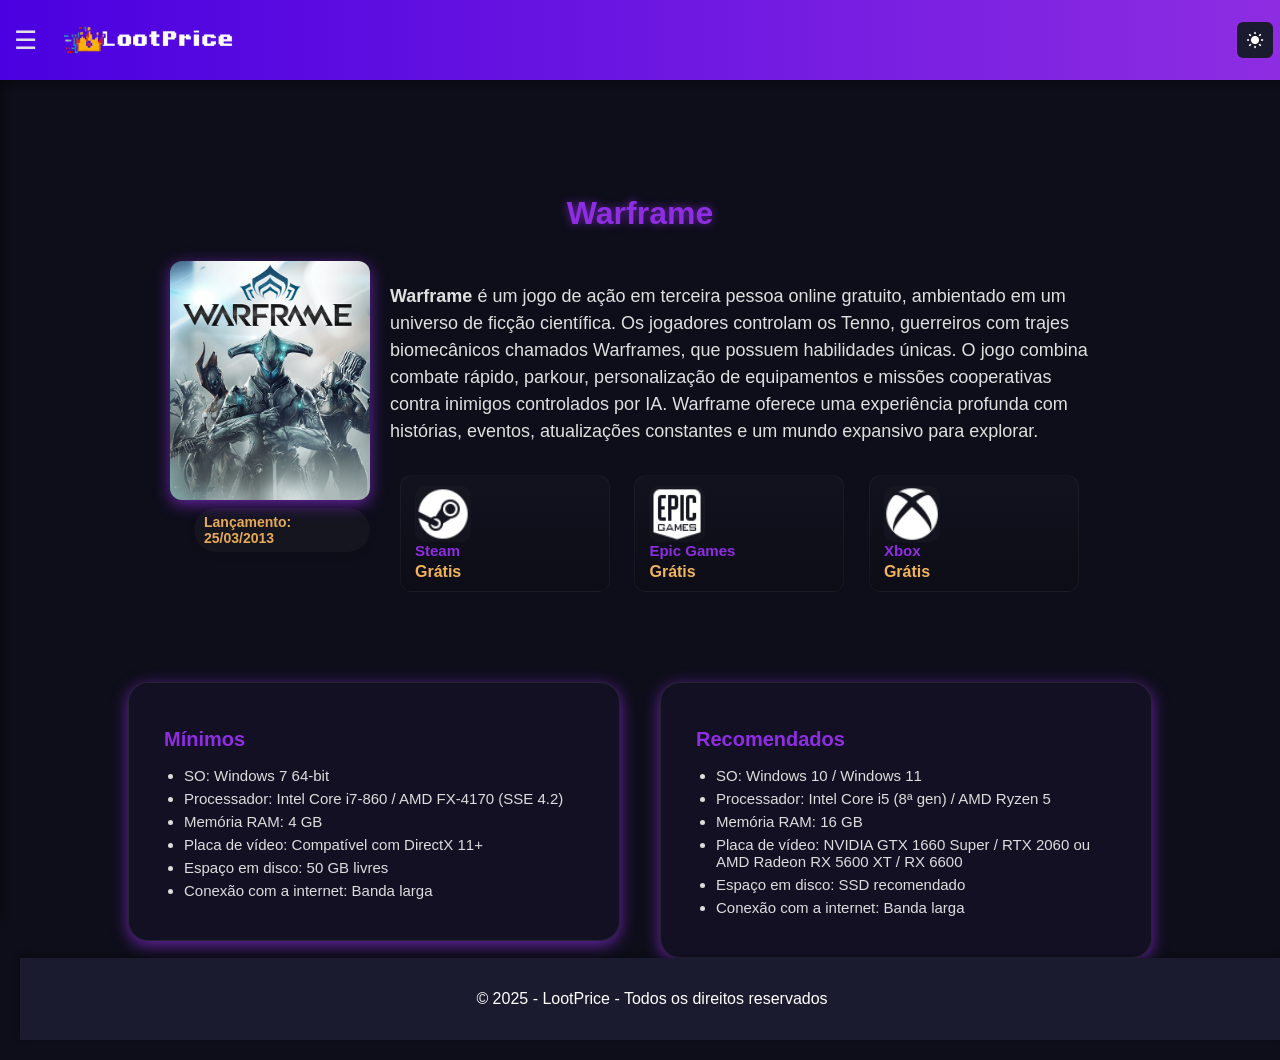
<file: sites/jogos/frame.html>
<!DOCTYPE html>
<html lang="pt-br">
<head>
    <meta charset="UTF-8">
    <meta name="viewport" content="width=device-width, initial-scale=1.0"> <!-- Responsivo -->
    <title>Warframe - LootPrice</title>

    <!-- CSS -->
    <link rel="stylesheet" href="css_jogos/jogos.css">
    <link rel="stylesheet" href="css_jogos/navbar.css">
    <link rel="stylesheet" href="../../css_index/responsive.css">

    <!-- Favicon -->
    <link rel="icon" href="../../fotos/extras/logoltdark.png" type="image/png">
</head>

<body>
    <!-- Cabeçalho -->
    <header>
        <h1>Warframe</h1>
    </header>

    <!-- Conteúdo -->
    <main class="game-container">

        <!-- Imagem -->
        <div class="game-media">
            <img 
                src="../../fotos/jogos/warframe.png" 
                alt="Capa do jogo Warframe" 
                class="game-main-img"
                width="200" height="250" loading="lazy" decoding="async"
            >
            <p class="release-date">Lançamento: 25/03/2013</p>
        </div>

        <!-- Info -->
        <section class="game-info">
            <p class="sinopse">
                <strong>Warframe</strong> é um jogo de ação em terceira pessoa online gratuito, ambientado em um universo de ficção científica. 
                Os jogadores controlam os Tenno, guerreiros com trajes biomecânicos chamados Warframes, que possuem habilidades únicas. 
                O jogo combina combate rápido, parkour, personalização de equipamentos e missões cooperativas contra inimigos controlados por IA. 
                Warframe oferece uma experiência profunda com histórias, eventos, atualizações constantes e um mundo expansivo para explorar.
            </p>

            <!-- Plataformas -->
            <div class="platforms">
                <a class="platform-card" href="https://store.steampowered.com/app/230410/Warframe/" target="_blank" aria-label="Comprar no Steam">
                    <img class="platform-img" src="../../fotos/extras/steam.png" alt="Steam" width="60" height="60">
                    <div class="platform-meta">
                        <div class="platform-name">Steam</div>
                        <div class="platform-price">Grátis</div>
                    </div>
                </a>

                <a class="platform-card" href="https://www.epicgames.com/store/p/warframe" target="_blank" aria-label="Comprar na Epic Games">
                    <img class="platform-img" src="../../fotos/extras/epic.png" alt="Epic Games" width="60" height="60">
                    <div class="platform-meta">
                        <div class="platform-name">Epic Games</div>
                        <div class="platform-price">Grátis</div>
                    </div>
                </a>

                <a class="platform-card" href="https://www.xbox.com/en-US/games/store/warframe/bps3xf74b9v1" target="_blank" aria-label="Comprar no Xbox">
                    <img class="platform-img" src="../../fotos/extras/xbox.png" alt="Xbox" width="60" height="60">
                    <div class="platform-meta">
                        <div class="platform-name">Xbox</div>
                        <div class="platform-price">Grátis</div>
                    </div>
                </a>
            </div>
        </section>
    </main>

    <div class="requisitos-wrapper">

    <div class="requisito-box">
        <h3 class="minimos-title">Mínimos</h3>
        <ul>
            <li>SO: Windows 7 64-bit</li>
            <li>Processador: Intel Core i7-860 / AMD FX-4170 (SSE 4.2)</li>
            <li>Memória RAM: 4 GB</li>
            <li>Placa de vídeo: Compatível com DirectX 11+</li>
            <li>Espaço em disco: 50 GB livres</li>
            <li>Conexão com a internet: Banda larga</li>
        </ul>
    </div>

    <div class="requisito-box">
        <h3 class="recomendados-title">Recomendados </h3>
        <ul>
            <li>SO: Windows 10 / Windows 11</li>
            <li>Processador: Intel Core i5 (8ª gen) / AMD Ryzen 5</li>
            <li>Memória RAM: 16 GB</li>
            <li>Placa de vídeo: NVIDIA GTX 1660 Super / RTX 2060 ou AMD Radeon RX 5600 XT / RX 6600</li>
            <li>Espaço em disco: SSD recomendado</li>
            <li>Conexão com a internet: Banda larga</li>
        </ul>
    </div>

</div>


    <!-- Rodapé -->
    <footer>
      <p>&copy; 2025 - LootPrice - Todos os direitos reservados</p>
    </footer>
    <script src="../../js_index/darkmode.js"></script>
    <script src="js_jogos/navbar.js" defer></script>
</body>
</html>
</file>
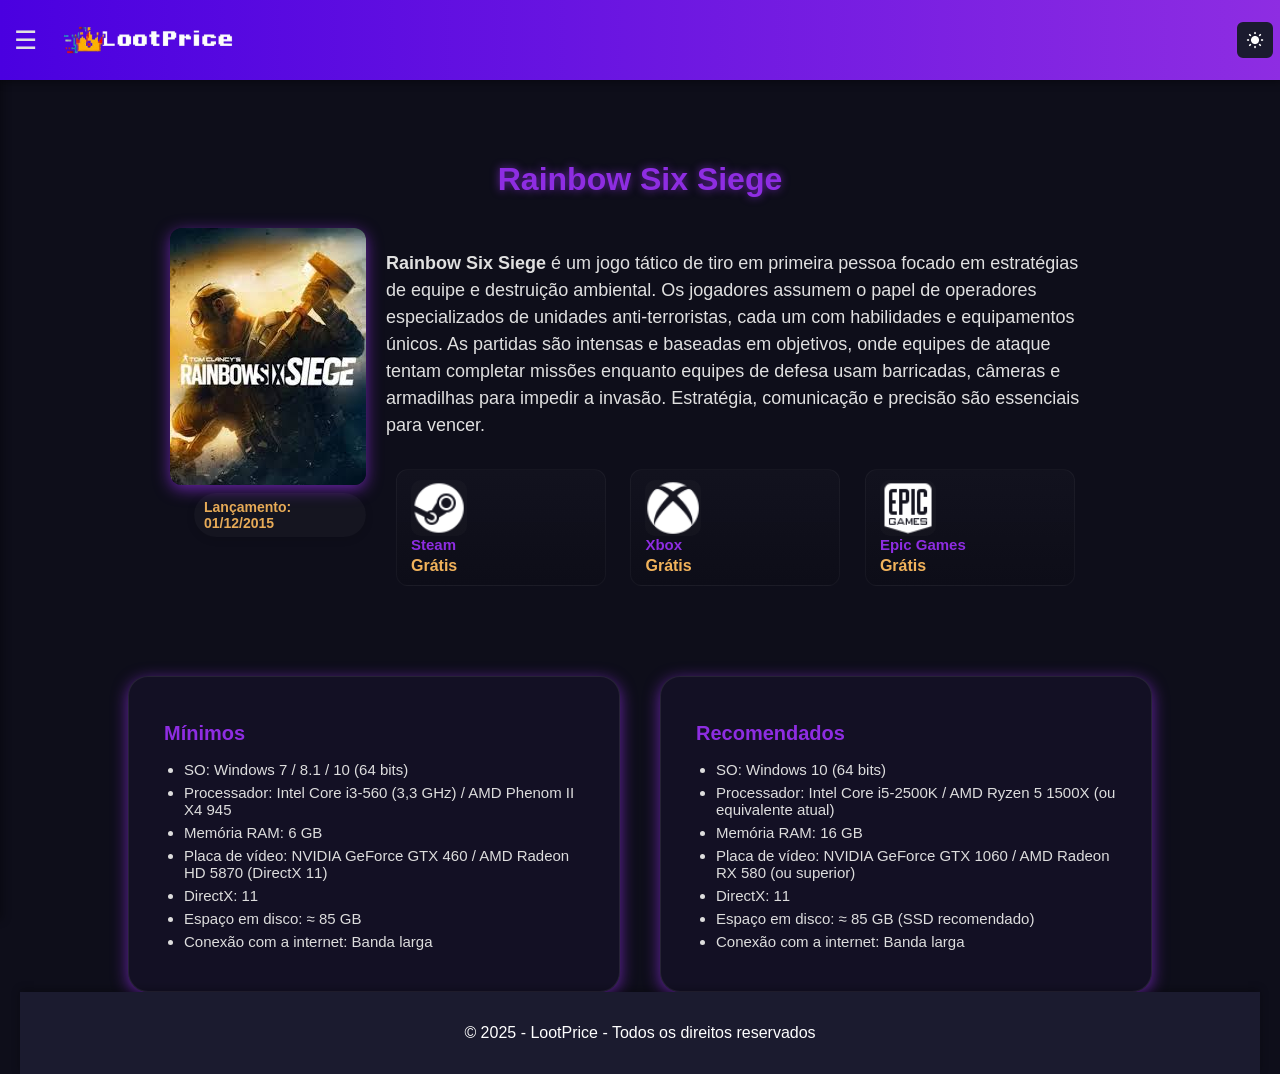
<file: sites/jogos/r6.html>
<!DOCTYPE html>
<html lang="pt-br">
<head>
    <meta charset="UTF-8">
    <meta name="viewport" content="width=device-width, initial-scale=1.0"> <!-- Responsivo -->
    <title>Rainbow Six Siege - LootPrice</title>

    <!-- CSS -->
    <link rel="stylesheet" href="css_jogos/jogos.css">
    <link rel="stylesheet" href="../../css_index/responsive.css">

    <!-- Favicon -->
    <link rel="icon" href="../../fotos/extras/logoltdark.png" type="image/png">
</head>

<body>
    <!-- Cabeçalho -->
    <link rel="stylesheet" href="css_jogos/navbar.css">
    <header>
        <h1>Rainbow Six Siege</h1>
    </header>

    <!-- Conteúdo -->
    <main class="game-container">

        <!-- Imagem -->
        <div class="game-media">
            <img 
                src="../../fotos/jogos/r6.jpg" 
                alt="Capa do jogo Rainbow Six Siege" 
                class="game-main-img"
            >
            <p class="release-date">Lançamento: 01/12/2015</p>
        </div>

        <!-- Info -->
        <section class="game-info">
            <p class="sinopse">
                <strong>Rainbow Six Siege</strong> é um jogo tático de tiro em primeira pessoa focado em estratégias de equipe e destruição ambiental. 
                Os jogadores assumem o papel de operadores especializados de unidades anti-terroristas, cada um com habilidades e equipamentos únicos. 
                As partidas são intensas e baseadas em objetivos, onde equipes de ataque tentam completar missões enquanto equipes de defesa usam barricadas, câmeras e armadilhas para impedir a invasão. 
                Estratégia, comunicação e precisão são essenciais para vencer.
            </p>

            <!-- Plataformas -->
            <div class="platforms">
                <a class="platform-card" href="https://store.steampowered.com/app/359550/Tom_Clancys_Rainbow_Six_Siege/" target="_blank" aria-label="Comprar no Steam">
                    <img class="platform-img" src="../../fotos/extras/steam.png" alt="Steam" width="60" height="60">
                    <div class="platform-meta">
                        <div class="platform-name">Steam</div>
                        <div class="platform-price">Grátis</div>
                    </div>
                </a>

                <a class="platform-card" href="https://www.xbox.com/en-US/games/store/tom-clancys-rainbow-six-siege-x-free-access/9P4837D6TSFD/0010" target="_blank" aria-label="Comprar no Xbox">
                    <img class="platform-img" src="../../fotos/extras/xbox.png" alt="Xbox" width="60" height="60">
                    <div class="platform-meta">
                        <div class="platform-name">Xbox</div>
                        <div class="platform-price">Grátis</div>
                    </div>
                </a>

                <a class="platform-card" href="https://store.epicgames.com/pt-BR/p/rainbow-six-siege-x" target="_blank" aria-label="Comprar na Epic Games">
                    <img class="platform-img" src="../../fotos/extras/epic.png" alt="Epic Games" width="60" height="60">
                    <div class="platform-meta">
                        <div class="platform-name">Epic Games</div>
                        <div class="platform-price">Grátis</div>
                    </div>
                </a>
            </div>
        </section>
    </main>

    <div class="requisitos-wrapper">

    <div class="requisito-box">
        <h3 class="minimos-title">Mínimos</h3>
        <ul>
            <li>SO: Windows 7 / 8.1 / 10 (64 bits)</li>
            <li>Processador: Intel Core i3-560 (3,3 GHz) / AMD Phenom II X4 945</li>
            <li>Memória RAM: 6 GB</li>
            <li>Placa de vídeo: NVIDIA GeForce GTX 460 / AMD Radeon HD 5870 (DirectX 11)</li>
            <li>DirectX: 11</li>
            <li>Espaço em disco: ≈ 85 GB</li>
            <li>Conexão com a internet: Banda larga</li>
        </ul>
    </div>

    <div class="requisito-box">
        <h3 class="recomendados-title">Recomendados </h3>
        <ul>
            <li>SO: Windows 10 (64 bits)</li>
            <li>Processador: Intel Core i5-2500K / AMD Ryzen 5 1500X (ou equivalente atual)</li>
            <li>Memória RAM: 16 GB</li>
            <li>Placa de vídeo: NVIDIA GeForce GTX 1060 / AMD Radeon RX 580 (ou superior)</li>
            <li>DirectX: 11</li>
            <li>Espaço em disco: ≈ 85 GB (SSD recomendado)</li>
            <li>Conexão com a internet: Banda larga</li>
        </ul>
    </div>

</div>


    <!-- Rodapé -->
    <footer>
      <p>&copy; 2025 - LootPrice - Todos os direitos reservados</p>
    </footer>
    <script src="../../js_index/darkmode.js"></script>
    <script src="js_jogos/navbar.js" defer></script>
</body>
</html>
</file>
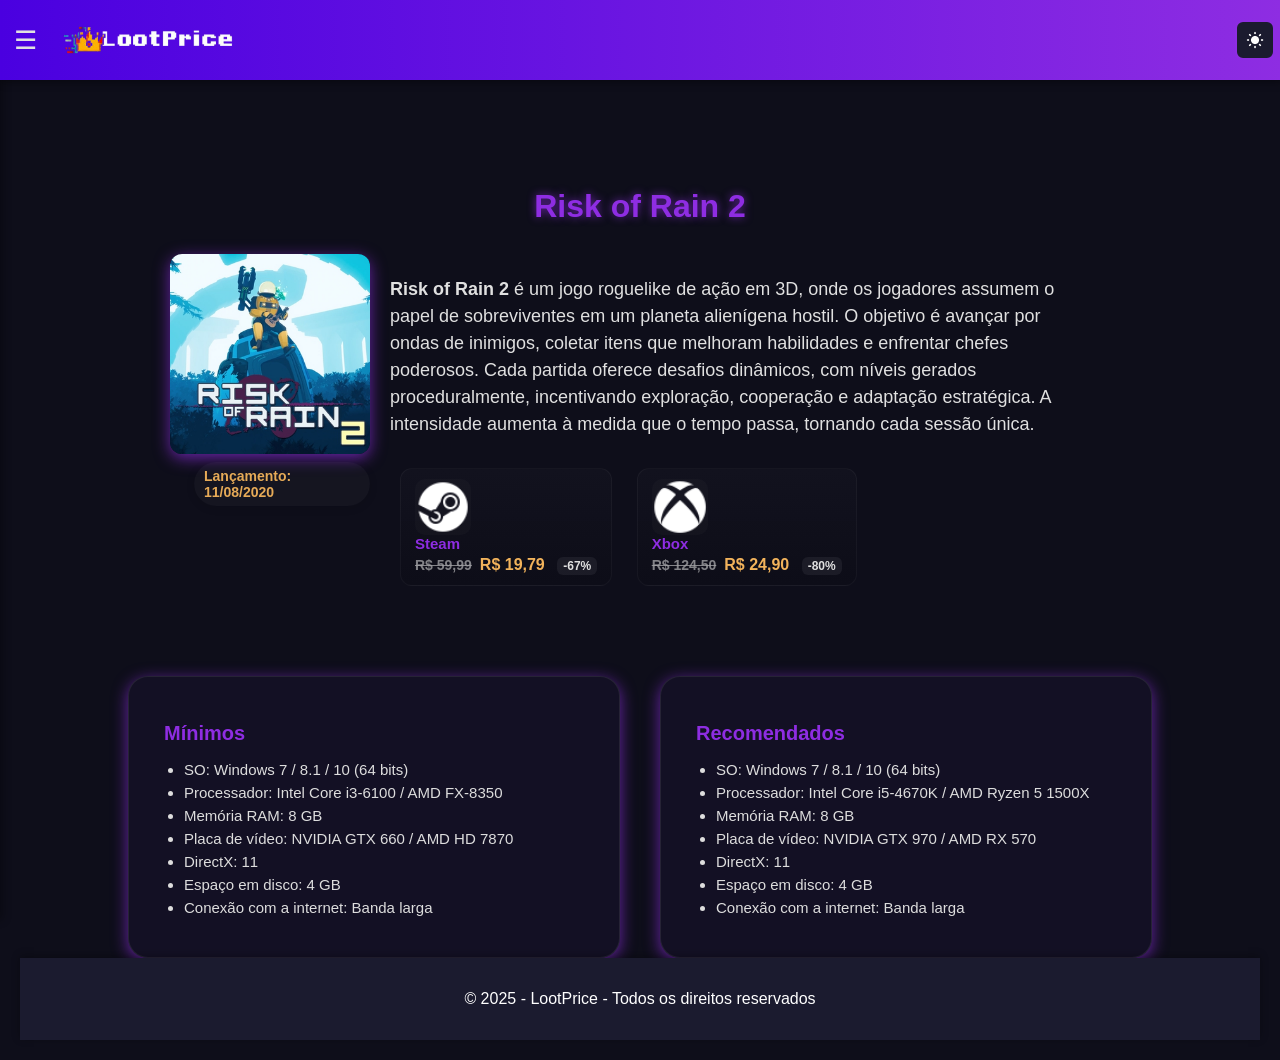
<file: sites/jogos/ror.html>
<!DOCTYPE html>
<html lang="pt-br">
<head>
    <meta charset="UTF-8">
    <meta name="viewport" content="width=device-width, initial-scale=1.0"> <!-- Responsivo -->
    <title>Risk of Rain 2 - LootPrice</title>

    <!-- CSS -->
    <link rel="stylesheet" href="css_jogos/jogos.css">
    <link rel="stylesheet" href="../../css_index/responsive.css">

    <!-- Favicon -->
    <link rel="icon" href="../../fotos/extras/logoltdark.png" type="image/png">
</head>

<body>
    <!-- Cabeçalho -->
    <link rel="stylesheet" href="css_jogos/navbar.css">
    <header>
        <h1>Risk of Rain 2</h1>
    </header>

    <!-- Conteúdo -->
    <main class="game-container">

        <!-- Imagem -->
        <div class="game-media">
            <img 
                src="../../fotos/jogos/ror2.jpg" 
                alt="Capa do jogo Risk of Rain 2" 
                class="game-main-img"
            >
            <p class="release-date">Lançamento: 11/08/2020</p>
        </div>

        <!-- Info -->
        <section class="game-info">
            <p class="sinopse">
                <strong>Risk of Rain 2</strong> é um jogo roguelike de ação em 3D, onde os jogadores assumem o papel de sobreviventes em um planeta alienígena hostil. 
                O objetivo é avançar por ondas de inimigos, coletar itens que melhoram habilidades e enfrentar chefes poderosos. 
                Cada partida oferece desafios dinâmicos, com níveis gerados proceduralmente, incentivando exploração, cooperação e adaptação estratégica. 
                A intensidade aumenta à medida que o tempo passa, tornando cada sessão única.
            </p>

            <!-- Plataformas -->
            <div class="platforms">
                <a class="platform-card on-sale" href="https://store.steampowered.com/app/632360/Risk_of_Rain_2/" target="_blank" aria-label="Comprar no Steam"
                   data-original-price="R$ 59,99"
                   data-sale-price="R$ 19,79"
                   data-discount="-67%">
                    <img class="platform-img" src="../../fotos/extras/steam.png" alt="Steam" width="60" height="60">
                    <div class="platform-meta">
                        <div class="platform-name">Steam</div>
                        <div class="platform-price"><!-- renderizado via JS --></div>
                    </div>
                </a>

                <a class="platform-card on-sale" href="https://www.xbox.com/en-US/games/store/risk-of-rain-2/9p6f6tbggvk3" target="_blank" aria-label="Comprar no Xbox"
                   data-original-price="R$ 124,50"
                   data-sale-price="R$ 24,90">
                    <img class="platform-img" src="../../fotos/extras/xbox.png" alt="Xbox" width="60" height="60">
                    <div class="platform-meta">
                        <div class="platform-name">Xbox</div>
                        <div class="platform-price"><!-- renderizado via JS --></div>
                    </div>
                </a>
            </div>
        </section>
    </main>

    <div class="requisitos-wrapper">

    <div class="requisito-box">
        <h3 class="minimos-title">Mínimos </h3>
        <ul>
            <li>SO: Windows 7 / 8.1 / 10 (64 bits)</li>
            <li>Processador: Intel Core i3-6100 / AMD FX-8350</li>
            <li>Memória RAM: 8 GB</li>
            <li>Placa de vídeo: NVIDIA GTX 660 / AMD HD 7870</li>
            <li>DirectX: 11</li>
            <li>Espaço em disco: 4 GB</li>
            <li>Conexão com a internet: Banda larga</li>
        </ul>
    </div>

    <div class="requisito-box">
        <h3 class="recomendados-title">Recomendados </h3>
        <ul>
            <li>SO: Windows 7 / 8.1 / 10 (64 bits)</li>
            <li>Processador: Intel Core i5-4670K / AMD Ryzen 5 1500X</li>
            <li>Memória RAM: 8 GB</li>
            <li>Placa de vídeo: NVIDIA GTX 970 / AMD RX 570</li>
            <li>DirectX: 11</li>
            <li>Espaço em disco: 4 GB</li>
            <li>Conexão com a internet: Banda larga</li>
        </ul>
    </div>

</div>


    <!-- Rodapé -->
    <footer>
      <p>&copy; 2025 - LootPrice - Todos os direitos reservados</p>
    </footer>
    <script src="../../js_index/darkmode.js"></script>
    <script src="js_jogos/navbar.js" defer></script>
    <script src="js_jogos/price-promo.js" defer></script>
</body>
</html>
</file>
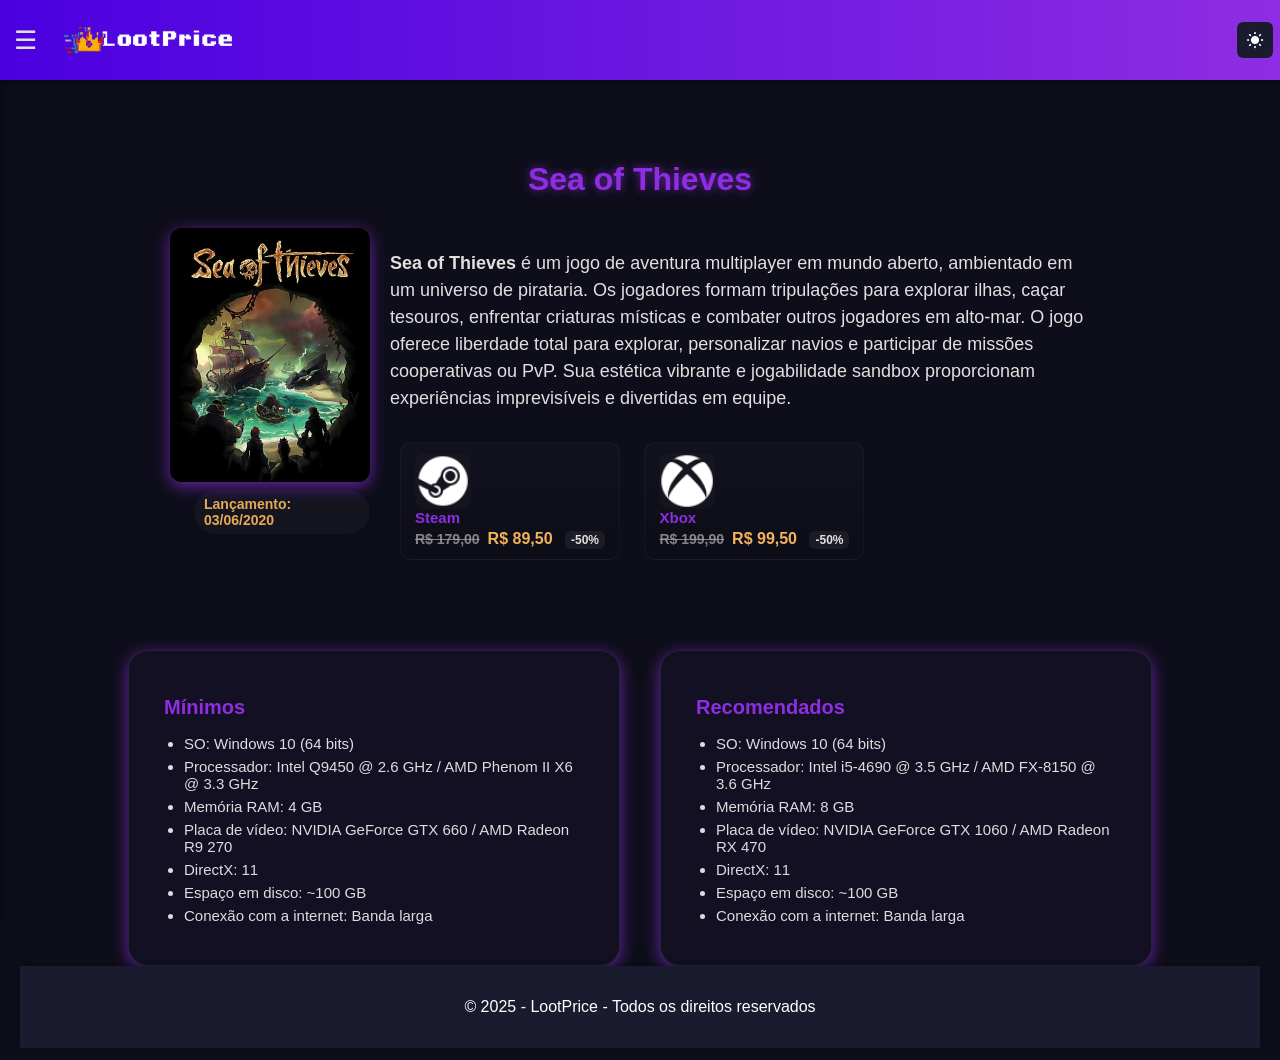
<file: sites/jogos/sot.html>
<!DOCTYPE html>
<html lang="pt-br">
<head>
    <meta charset="UTF-8">
    <meta name="viewport" content="width=device-width, initial-scale=1.0"> <!-- Responsivo -->
    <title>Sea of Thieves - LootPrice</title>

    <!-- CSS -->
    <link rel="stylesheet" href="css_jogos/jogos.css">
    <link rel="stylesheet" href="../../css_index/responsive.css">

    <!-- Favicon -->
    <link rel="icon" href="../../fotos/extras/logoltdark.png" type="image/png">
</head>

<body>
    <!-- Cabeçalho -->
    <link rel="stylesheet" href="css_jogos/navbar.css">
    <header>
        <h1>Sea of Thieves</h1>
    </header>

    <!-- Conteúdo -->
    <main class="game-container">

        <!-- Imagem -->
        <div class="game-media">
            <img 
                src="../../fotos/jogos/sot.jpg" 
                alt="Capa do jogo Sea of Thieves" 
                class="game-main-img"
            >
            <p class="release-date">Lançamento: 03/06/2020</p>
        </div>

        <!-- Info -->
        <section class="game-info">
            <p class="sinopse">
                <strong>Sea of Thieves</strong> é um jogo de aventura multiplayer em mundo aberto, ambientado em um universo de pirataria. 
                Os jogadores formam tripulações para explorar ilhas, caçar tesouros, enfrentar criaturas místicas e combater outros jogadores em alto-mar. 
                O jogo oferece liberdade total para explorar, personalizar navios e participar de missões cooperativas ou PvP. 
                Sua estética vibrante e jogabilidade sandbox proporcionam experiências imprevisíveis e divertidas em equipe.
            </p>

            <!-- Plataformas -->
            <div class="platforms">
                <a class="platform-card on-sale" href="https://store.steampowered.com/app/1172620/Sea_of_Thieves/" target="_blank" aria-label="Comprar no Steam"
                   data-original-price="R$ 179,00"
                   data-sale-price="R$ 89,50">
                    <img class="platform-img" src="../../fotos/extras/steam.png" alt="Steam" width="60" height="60">
                    <div class="platform-meta">
                        <div class="platform-name">Steam</div>
                        <div class="platform-price"><!-- renderizado via JS --></div>
                    </div>
                </a>

                <a class="platform-card on-sale" href="https://www.xbox.com/en-US/games/store/sea-of-thieves/9P2N57MC619K" target="_blank" aria-label="Comprar no Xbox"
                   data-original-price="R$ 199,90"
                   data-sale-price="R$ 99,50">
                    <img class="platform-img" src="../../fotos/extras/xbox.png" alt="Xbox" width="60" height="60">
                    <div class="platform-meta">
                        <div class="platform-name">Xbox</div>
                        <div class="platform-price"><!-- renderizado via JS --></div>
                    </div>
                </a>
            </div>
        </section>
    </main>

    <div class="requisitos-wrapper">

    <div class="requisito-box">
        <h3 class="minimos-title">Mínimos</h3>
        <ul>
            <li>SO: Windows 10 (64 bits)</li>
            <li>Processador: Intel Q9450 @ 2.6 GHz / AMD Phenom II X6 @ 3.3 GHz</li>
            <li>Memória RAM: 4 GB</li>
            <li>Placa de vídeo: NVIDIA GeForce GTX 660 / AMD Radeon R9 270</li>
            <li>DirectX: 11</li>
            <li>Espaço em disco: ~100 GB</li>
            <li>Conexão com a internet: Banda larga</li>
        </ul>
    </div>

    <div class="requisito-box">
        <h3 class="recomendados-title">Recomendados </h3>
        <ul>
            <li>SO: Windows 10 (64 bits)</li>
            <li>Processador: Intel i5-4690 @ 3.5 GHz / AMD FX-8150 @ 3.6 GHz</li>
            <li>Memória RAM: 8 GB</li>
            <li>Placa de vídeo: NVIDIA GeForce GTX 1060 / AMD Radeon RX 470</li>
            <li>DirectX: 11</li>
            <li>Espaço em disco: ~100 GB</li>
            <li>Conexão com a internet: Banda larga</li>
        </ul>
    </div>

</div>

    <!-- Rodapé -->
    <footer>
      <p>&copy; 2025 - LootPrice - Todos os direitos reservados</p>
    </footer>
    <script src="../../js_index/darkmode.js"></script>
    <script src="js_jogos/navbar.js" defer></script>
    <script src="js_jogos/price-promo.js" defer></script>
</body>
</html>
</file>
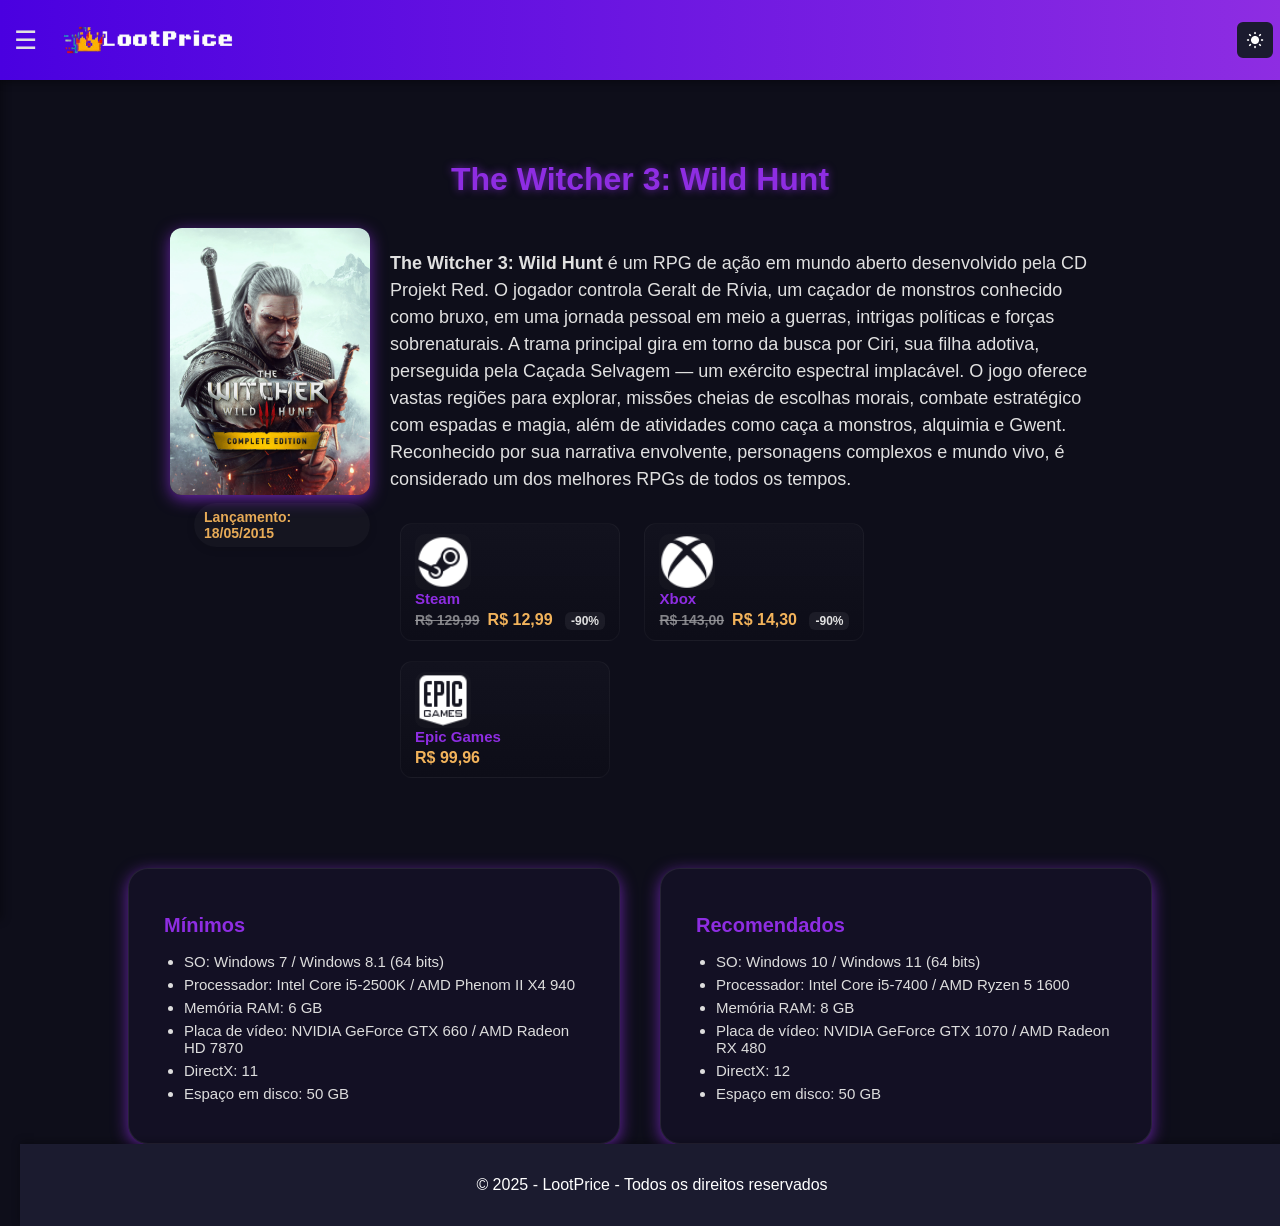
<file: sites/jogos/witcher.html>
<!DOCTYPE html>
<html lang="pt-br">
<head>
    <meta charset="UTF-8">
    <meta name="viewport" content="width=device-width, initial-scale=1.0"> <!-- Responsivo -->
    <title>The Witcher 3: Wild Hunt - LootPrice</title>

    <!-- CSS -->
    <link rel="stylesheet" href="css_jogos/jogos.css">
    <link rel="stylesheet" href="css_jogos/navbar.css">
    <link rel="stylesheet" href="../../css_index/responsive.css">

    <!-- Favicon -->
    <link rel="icon" href="../../fotos/extras/logoltdark.png" type="image/png">
</head>

<body>
    <!-- Cabeçalho -->
    <header>
        <h1>The Witcher 3: Wild Hunt</h1>
    </header>

    <!-- Conteúdo -->
    <main class="game-container">

        <!-- Imagem -->
        <div class="game-media">
            <img 
                src="../../fotos/jogos/witcher.jpg" 
                alt="Capa do jogo The Witcher 3: Wild Hunt" 
                class="game-main-img"
                width="200" height="250" loading="lazy" decoding="async"
            >
            <p class="release-date">Lançamento: 18/05/2015</p>
        </div>

        <!-- Info -->
        <section class="game-info">
            <p class="sinopse">
                <strong>The Witcher 3: Wild Hunt</strong> é um RPG de ação em mundo aberto desenvolvido pela CD Projekt Red. 
                O jogador controla Geralt de Rívia, um caçador de monstros conhecido como bruxo, em uma jornada pessoal em meio 
                a guerras, intrigas políticas e forças sobrenaturais. A trama principal gira em torno da busca por Ciri, sua filha 
                adotiva, perseguida pela Caçada Selvagem — um exército espectral implacável. 
                O jogo oferece vastas regiões para explorar, missões cheias de escolhas morais, combate estratégico com espadas e magia, 
                além de atividades como caça a monstros, alquimia e Gwent. Reconhecido por sua narrativa envolvente, personagens complexos 
                e mundo vivo, é considerado um dos melhores RPGs de todos os tempos.
            </p>

            <!-- Plataformas -->
            <div class="platforms">
                <a class="platform-card on-sale" href="https://store.steampowered.com/app/292030/The_Witcher_3_Wild_Hunt/" target="_blank" aria-label="Comprar no Steam"
                   data-original-price="R$ 129,99"
                   data-sale-price="R$ 12,99">
                    <img class="platform-img" src="../../fotos/extras/steam.png" alt="Steam" width="60" height="60">
                    <div class="platform-meta">
                        <div class="platform-name">Steam</div>
                        <div class="platform-price"><!-- renderizado via JS --></div>
                    </div>
                </a>

                <a class="platform-card on-sale" href="https://www.xbox.com/pt-br/games/store/the-witcher-3-wild-hunt/br765873cqjd" target="_blank" aria-label="Comprar no Xbox"
                   data-original-price="R$ 143,00"
                   data-sale-price="R$ 14,30">
                    <img class="platform-img" src="../../fotos/extras/xbox.png" alt="Xbox" width="60" height="60">
                    <div class="platform-meta">
                        <div class="platform-name">Xbox</div>
                        <div class="platform-price"><!-- renderizado via JS --></div>
                    </div>
                </a>

                <a class="platform-card" href="https://store.epicgames.com/pt-BR/p/the-witcher-3-wild-hunt" target="_blank" aria-label="Comprar na Epic Games">
                    <img class="platform-img" src="../../fotos/extras/epic.png" alt="Epic Games" width="60" height="60">
                    <div class="platform-meta">
                        <div class="platform-name">Epic Games</div>
                        <div class="platform-price">R$ 99,96</div>
                    </div>
                </a>
            </div>
        </section>
    </main>

    <div class="requisitos-wrapper">

    <div class="requisito-box">
        <h3 class="minimos-title">Mínimos</h3>
        <ul>
            <li>SO: Windows 7 / Windows 8.1 (64 bits)</li>
            <li>Processador: Intel Core i5-2500K / AMD Phenom II X4 940</li>
            <li>Memória RAM: 6 GB</li>
            <li>Placa de vídeo: NVIDIA GeForce GTX 660 / AMD Radeon HD 7870</li>
            <li>DirectX: 11</li>
            <li>Espaço em disco: 50 GB</li>
        </ul>
    </div>

    <div class="requisito-box">
        <h3 class="recomendados-title">Recomendados </h3>
        <ul>
            <li>SO: Windows 10 / Windows 11 (64 bits)</li>
            <li>Processador: Intel Core i5-7400 / AMD Ryzen 5 1600</li>
            <li>Memória RAM: 8 GB</li>
            <li>Placa de vídeo: NVIDIA GeForce GTX 1070 / AMD Radeon RX 480</li>
            <li>DirectX: 12</li>
            <li>Espaço em disco: 50 GB</li>
        </ul>
    </div>

</div>

    <!-- Rodapé -->
    <footer>
      <p>&copy; 2025 - LootPrice - Todos os direitos reservados</p>
    </footer>
    <script src="../../js_index/darkmode.js"></script>
    <script src="js_jogos/navbar.js" defer></script>
    <script src="js_jogos/price-promo.js" defer></script>
</body>
</html>
</file>
<file: css_index/lootprice.css>
:root {
  /* MODO ESCURO PADRÃO */
  --bg-color: #0e0e1a;
  --text-color: #e0e0e0;
  --navbar-gradient: linear-gradient(90deg, #4a00e0, #8e2de2);
  --btn-bg: #4a00e0;
  --btn-hover-bg: #8e2de2;
  --btn-text: #ffffff;
  --theme-btn-bg: #1b1b2f;
  --theme-btn-text: #ffffff;
  --theme-btn-border: #8e2de2;
  --theme-btn-hover-bg: #8e2de2;
  --search-bg: #1b1b2f;
  --search-border: #4a00e0;
  --search-focus-border: #8e2de2;
  --search-placeholder: #aaa;
  --card-shadow: rgba(74, 0, 224, 0.6);
  --card-hover-shadow: rgba(142, 45, 226, 0.7);
  --footer-bg: #1b1b2f;
  --footer-text: #ffffff;
  --menu-bg: #1b1b2f;
  --menu-text: #ffffff;
  --menu-hover-bg: #4a00e0;
  --menu-btn-color: #e0e0e0;
  --lootprice: url('../fotos/extras/logoltdark.png')
}

/* Ajudas visuais e utilitárias */
.visually-hidden {
  position: absolute !important;
  width: 1px !important;
  height: 1px !important;
  padding: 0 !important;
  margin: -1px !important;
  overflow: hidden !important;
  clip: rect(0 0 0 0) !important;
  white-space: nowrap !important;
  border: 0 !important;
}

/* Dropdown compacto de categorias no sidebar */
.sidebar .category-btn {
  width: 100%;
  text-align: left;
  background: transparent;
  border: none;
  color: var(--menu-text);
  padding: 10px 20px;
  font-size: 14px; /* botão com tamanho padrão */
  cursor: pointer;
}
.sidebar .category-btn:hover {
  background-color: rgba(255,255,255,0.03);
}
.sidebar .category-dropdown {
  display: none; /* toggled via JS */
  position: absolute;
  top: calc(100% + 6px);
  left: 12px;
  min-width: 180px;
  background: var(--menu-bg);
  border-radius: 8px;
  box-shadow: 0 6px 18px rgba(0,0,0,0.35);
  padding: 6px;
  z-index: 1100;
}
.sidebar .category-dropdown.show {
  display: block;
}
.sidebar .category-dropdown .category-option {
  display: block;
  width: 100%;
  text-align: left;
  background: transparent;
  border: none;
  color: var(--menu-text);
  padding: 8px 10px;
  font-size: 13px; /* letras um pouco menores conforme pedido */
  cursor: pointer;
}
.sidebar .category-dropdown .category-option:hover {
  background: var(--menu-hover-bg);
  color: #fff;
  border-radius: 6px;
}

body.light-mode {
  /* MODO CLARO */
  --bg-color: #f3f1ff;
  --text-color: #1b1030;
  --navbar-gradient: linear-gradient(90deg, #b491ff, #d3a8ff);
  --btn-bg: #c39bff;
  --btn-hover-bg: #a173ff;
  --btn-text: #1b1030;
  --theme-btn-bg: #ffffff;
  --theme-btn-text: #1b1030;
  --theme-btn-border: #a173ff;
  --theme-btn-hover-bg: #a173ff;
  --search-bg: #eae4ff;
  --search-border: #c39bff;
  --search-focus-border: #a173ff;
  --search-placeholder: #5a4b80;
  --card-shadow: rgba(163, 115, 255, 0.4);
  --card-hover-shadow: rgba(163, 115, 255, 0.6);
  --footer-bg: #eae4ff;
  --footer-text: #1b1030;
  --menu-bg: #eae4ff;
  --menu-text: #1b1030;
  --menu-hover-bg: #c39bff;
  --menu-btn-color: #1b1030;
  --lootprice: url('../fotos/extras/logoltlight.png')
}

/* Reset + layout base */
html, body {
  height: 100%;
  margin: 0;
  display: flex;
  flex-direction: column;
  font-family: 'Segoe UI', sans-serif;
  background-color: var(--bg-color);
  color: var(--text-color);
  transition: all 0.3s ease;
  padding-top: 70px; /* evita que o conteúdo fique atrás do cabeçalho */
}

/* Bloqueia scroll quando o menu overlay estiver aberto */
body.no-scroll {
  overflow: hidden;
  touch-action: none;
}

/* Navbar */
.navbar {
  position: fixed; /* permite posicionar elementos dentro */
  top: 0;
  left: 0;
  width: 99%;
  background: var(--navbar-gradient);
  padding: 10px 8px;
  display: flex;
  justify-content: space-between;
  align-items: center;
  height: 60px;
  z-index: 1000;
  overflow-x: hidden;
} 

.navbar h1 {
  margin: 0;
}

/* ✅ Logo fixada com tamanho consistente */
#lootprice-logo {
  content: var(--lootprice);
  width: 170px;
  height: auto;
  transition: filter 0.3s ease, opacity 0.25s ease;
  will-change: opacity;
}

/* Botões de login/cadastro */
.auth-buttons {
  display: flex;
  gap: 10px;
  justify-content: flex-start;
}

.btn-login {
  background-color: var(--btn-bg);
  color: var(--btn-text);
  padding: 8px 15px;
  border: none;
  border-radius: 8px;
  cursor: pointer;
  font-weight: bold;
  transition: 0.3s;
}

.btn-login:hover {
  background-color: var(--btn-hover-bg);
  color: #fff;
}

/* Botão de alternância de tema */
.btn-theme {
  background-color: var(--theme-btn-bg);
  color: var(--theme-btn-text);
  border: 2px solid var(--theme-btn-border);
  border-radius: 8px;
  padding: 6px;
  cursor: pointer;
  transition: 0.3s;
  font-size: 18px;
}

.btn-theme:hover {
  background-color: var(--theme-btn-hover-bg);
  color: #fff;
}

/* 🔹 Centraliza a barra de pesquisa na tela */
.search-container {
  flex: 1; /* ocupa o espaço central */
  display: flex;
  justify-content: center;
}

.search-input {
  width: 100%;
  max-width: 320px;
  padding: 10px 15px;
  font-size: 16px;
  border: 2px solid var(--search-border);
  border-radius: 25px;
  outline: none;
  transition: all 0.3s ease;
  background-color: var(--search-bg);
  color: var(--text-color);
}

.search-input::placeholder {
  color: var(--search-placeholder);
}

.search-input:focus {
  border-color: var(--search-focus-border);
  box-shadow: 0 0 8px var(--search-focus-border);
}

/* Catálogo de jogos */
.catalogo {
  display: flex;
  flex-wrap: wrap;
  justify-content: center;
  gap: 15px;
  margin-top: 30px;
  flex: 1;
}

/* HERO / DESTAQUE PRINCIPAL */
.hero{
  width: 100%;
  display: flex;
  align-items: center;
  justify-content: center;
  padding: 18px 12px;
  margin: 12px 0 18px;
  color: var(--text-color);
}
.hero-content{
  max-width: 1100px;
  width: 100%;
  text-align: center;
  padding: 18px 22px;
  border-radius: 12px;
  background: linear-gradient(180deg, rgba(255,255,255,0.01), rgba(255,255,255,0.00));
  backdrop-filter: blur(6px);
}
.hero-title{
  font-size: 34px;
  line-height: 1.04;
  margin: 2px 0 6px;
  font-weight: 900;
  letter-spacing: -0.4px;
}
.hero-subtitle{
  font-size: 16px;
  margin: 0 0 12px;
  color: rgba(255,255,255,0.92);
}
.hero-cta{ display:flex; gap:10px; justify-content:center; align-items:center; }
.btn-cta{
  background: transparent;
  color: var(--btn-text);
  padding: 8px 14px;
  border-radius: 8px;
  border: 2px solid rgba(255,255,255,0.09);
  font-weight:700;
  cursor: pointer;
  transition: background-color 0.12s ease, transform 0.12s ease;
}
.btn-cta:hover{ background: rgba(255,255,255,0.035); transform: translateY(-1px); }

@media (max-width:900px){
  .hero{ padding:12px 8px; margin: 8px 0 12px; }
  .hero-content{ padding:12px; }
  .hero-title{ font-size:22px; }
  .hero-subtitle{ font-size:14px; }
  .hero-cta{ flex-direction:column; gap:8px; }
}

/* Ajustes para modo claro */
body.light-mode .hero-content{
  background: linear-gradient(180deg, rgba(255,255,255,0.98), rgba(250,250,255,0.96));
  color: var(--text-color);
  box-shadow: 0 6px 18px rgba(20,18,30,0.06);
}
body.light-mode .hero-title{
  color: var(--text-color);
}
body.light-mode .hero-subtitle{
  color: rgba(27,16,48,0.8);
}
body.light-mode .btn-cta{
  border-color: rgba(27,16,48,0.08);
  color: var(--menu-btn-color);
}
body.light-mode .btn-login, body.light-mode .btn-logout, body.light-mode .action-save{
  color: var(--btn-text);
}
body.light-mode .user-greet::before{
  /* ajusta o círculo da inicial para cores claras */
  background: linear-gradient(135deg, #ffd166, #ff9a66);
  color: #111;
}

/* Força cores das imagens/cards no modo claro para manter contraste */
body.light-mode .catalogo img{ box-shadow: 0 4px 10px rgba(0,0,0,0.06); }

/* tornar o backdrop menos escuro no modo claro */
body.light-mode .sidebar-backdrop{ background: rgba(0,0,0,0.06); }
body.light-mode .sidebar.active{ background-color: var(--menu-bg); }

/* Card size variables (can be overridden in responsive.css) */
:root {
  --card-w: 140px;
  --card-h: 190px;
}

.catalogo a {
  display: inline-block;
  width: var(--card-w);
  height: var(--card-h);
  overflow: hidden;
  border-radius: 8px;
}

.catalogo img {
  display: block;
  width: 100% !important;
  height: 100% !important;
  object-fit: cover;
  border-radius: 8px;
  box-shadow: 0 4px 12px var(--card-shadow);
  transition: transform 0.2s, box-shadow 0.3s;
}
.catalogo { justify-content: center; align-items: flex-start; }
.catalogo a { display:flex; align-items:center; justify-content:center; }

.catalogo img:hover {
  transform: scale(1.08);
  box-shadow: 0 6px 16px var(--card-hover-shadow);
}

/* Rodapé: fluxo normal (fica no final da página) */
footer {
  position: relative; /* fluxo normal */
  margin-top: auto; /* empurra para o fim quando o body é flex column */
  left: 0;
  width: 100%;
  height: 60px;
  background-color: var(--footer-bg);
  color: var(--footer-text);
  padding: 16px 0;
  text-align: center;
}

.social-links {
  margin-top: 8px;
}

.social-links span {
  margin: 0 5px;
}


/* ===========================
   🎬 MENU LATERAL (YouTube Style)
   =========================== */

/* 🔹 Botão de abrir/fechar o menu */
.menu-btn {
  background: none;
  border: none;
  color: var(--menu-btn-color);
  font-size: 26px;
  cursor: pointer;
  margin-right: 10px;
  transition: transform 0.2s ease, color 0.3s ease;
}

.menu-btn:hover {
  transform: scale(1.1);
  color: var(--btn-hover-bg);
}

/* 🔹 Estrutura do menu lateral */
.sidebar {
  position: fixed;
  top: 60px;
  left: 0;
  width: 220px;
  height: calc(100% - 60px);
  background-color: var(--menu-bg);
  transform: translateX(-100%);
  transition: transform 0.3s ease;
  display: flex;
  flex-direction: column;
  padding-top: 20px;
  z-index: 999;
  box-shadow: 3px 0 8px rgba(0, 0, 0, 0.3);
}

/* 🔹 Links dentro do menu */
.sidebar a {
  color: var(--menu-text);
  text-decoration: none;
  padding: 14px 20px;
  font-weight: 500;
  font-size: 15px;
  transition: background-color 0.3s ease, color 0.3s ease;
}

.sidebar a:hover {
  background-color: var(--menu-hover-bg);
  color: #fff;
}

/* 🔹 Quando o menu está ativo */
.sidebar.active {
  transform: translateX(0);
}

/* Search block inside sidebar (desktop/base) */
.sidebar .sidebar-search {
  display: flex;
  gap: 8px;
  padding: 10px 14px;
  align-items: center;
}
.sidebar .sidebar-search input[type="text"]{
  width: 100%;
  max-width: 220px;
  padding: 8px 10px;
  border-radius: 10px;
  border: 1px solid var(--search-border);
  background: var(--search-bg);
  color: var(--text-color);
}
.sidebar .sidebar-search button{
  background: var(--btn-bg);
  color: var(--btn-text);
  border: none;
  padding: 8px 10px;
  border-radius: 8px;
  cursor: pointer;
}

/* Icon inside search button */
.sidebar .sidebar-search .sidebar-search-icon{
  display: block;
  width: 20px;
  height: 20px;
  object-fit: contain;
  filter: none; /* allow theme colors if you prefer to invert in light/dark */
}

/* Make button compact when it contains an icon */
.sidebar .sidebar-search button {
  padding: 6px 8px;
  display: inline-flex;
  align-items: center;
  justify-content: center;
}

/* Overlay mode for small screens */
@media (max-width: 900px) {
  .sidebar {
    top: 0;
    left: 0;
    width: 100%;
    height: 100%;
    transform: translateY(-100%);
    transition: transform 0.28s cubic-bezier(.2,.9,.2,1);
    padding-top: 72px; /* espaço para a navbar */
    box-shadow: none;
    z-index: 1005; /* garantir que overlay fique acima da navbar */
    overflow-y: auto; /* evita que elementos saiam para fora */
  }
  .sidebar.active {
    transform: translateY(0);
    background-color: rgba(11,11,20,0.98);
    backdrop-filter: blur(4px);
  }

  /* Dim behind overlay */
  .sidebar-backdrop {
    display: none;
    position: fixed;
    inset: 0;
    background: rgba(0,0,0,0.5);
    z-index: 1004;
  }
  .sidebar-backdrop.show { display: block; }

  /* Menu links bigger and centered for touch */
  .sidebar a {
    padding: 18px 24px;
    font-size: 18px;
  }

  /* Search inside sidebar */
  .sidebar .sidebar-search {
    display: flex;
    gap: 8px;
    padding: 12px 16px;
    align-items: center;
  }
  .sidebar .sidebar-search input[type="text"]{
    flex: 1;
    padding: 12px 14px;
    border-radius: 12px;
    border: 1px solid var(--search-border);
    background: var(--search-bg);
    color: var(--text-color);
    font-size: 15px;
    box-shadow: none;
  }
  .sidebar .sidebar-search button {
    background: var(--btn-bg);
    color: var(--btn-text);
    border: none;
    padding: 10px 12px;
    border-radius: 10px;
    cursor: pointer;
  }
  /* Top bar inside overlay */
  .sidebar-top{
    position: absolute;
    top: 8px;
    right: 12px;
    left: 12px;
    display: flex;
    justify-content: flex-end;
    pointer-events: none; /* allow click through except the button */
  }
  .sidebar-top .menu-close{
    pointer-events: auto;
    background: transparent;
    border-radius: 8px;
    padding: 6px 8px;
    font-size: 22px;
    color: var(--menu-btn-color);
  }
  .sidebar .sidebar-search input[type="text"]:focus{
    outline: 2px solid var(--search-focus-border);
    box-shadow: 0 4px 18px rgba(0,0,0,0.18);
  }
}

/* 🔹 Agrupa o botão ☰ e a logo juntos */
.left-section {
  display: flex;
  align-items: center;
  gap: 10px;
}

.menu-close {
  background: none;
  border: none;
  color: var(--menu-btn-color);
  font-size: 28px;
  padding: 8px 12px;
  cursor: pointer;
}

/* Theme icon inside toggle button */
.btn-theme {
  display: inline-flex;
  align-items: center;
  justify-content: center;
}

.btn-theme .theme-icon{
  width: 24px;
  height: 24px;
  object-fit: contain;
  display: block;
}

/* Botão de logout: estilo consistente, porém discreto */
.btn-logout {
  background: var(--btn-bg);
  color: var(--btn-text);
  padding: 8px 14px;
  border: none;
  border-radius: 8px;
  cursor: pointer;
  font-weight: 700;
  box-shadow: 0 6px 18px rgba(74,0,224,0.12);
  transition: transform 0.12s ease, box-shadow 0.12s ease, opacity 0.12s ease;
}
.btn-logout:hover {
  transform: translateY(-2px);
  box-shadow: 0 10px 26px rgba(74,0,224,0.16);
}
.btn-logout:focus {
  outline: 3px solid rgba(142,45,226,0.18);
  outline-offset: 2px;
}

body.light-mode .btn-logout {
  background: var(--btn-bg);
  color: var(--btn-text);
}

/* Estilização da saudação do usuário com avatar circular de inicial */
.user-greet {
  display: inline-flex;
  align-items: center;
  gap: 8px;
  padding: 6px 10px;
  border-radius: 999px;
  background: rgba(255,255,255,0.03);
  color: var(--text-color);
  font-weight: 700;
  box-shadow: 0 4px 12px rgba(0,0,0,0.18);
}
.user-greet::before {
  content: attr(data-initial);
  display: inline-flex;
  align-items: center;
  justify-content: center;
  width: 30px;
  height: 30px;
  border-radius: 50%;
  font-weight: 800;
  color: #fff;
  background: linear-gradient(135deg, #6a00f4, #b13eff);
  box-shadow: 0 4px 10px rgba(0,0,0,0.2);
}

/* Pequeno ajuste responsivo: reduzir paddings em telas pequenas */
@media (max-width: 600px) {
  .user-greet { padding: 4px 8px; font-size: 14px; }
  .user-greet::before { width: 26px; height: 26px; font-size: 13px; }
  .btn-logout { padding: 6px 10px; font-size: 13px; }
}

/* Aperfeiçoamento para botões de login (consistência) */
.btn-login {
  background: linear-gradient(90deg, var(--btn-bg), var(--btn-hover-bg));
  color: var(--btn-text);
  padding: 8px 14px;
  border-radius: 8px;
  border: none;
  box-shadow: 0 6px 18px rgba(74,0,224,0.08);
  transition: transform 0.12s ease, box-shadow 0.12s ease;
}
.btn-login:hover { transform: translateY(-2px); box-shadow: 0 10px 26px rgba(74,0,224,0.12); }

/* 🔹 Responsividade: menu fecha em telas pequenas */
@media (max-width: 600px) {
  .sidebar {
    width: 180px;
  }
  .sidebar a {
    font-size: 14px;
  }
  .auth-buttons {
    max-width: 100%;
    flex-wrap: wrap;
    justify-content: flex-end;
    gap: 5px;
    box-sizing: border-box;
    overflow: hidden;
  }
  .btn-login {
    min-width: 80px;
    font-size: 13px;
    padding: 6px 8px;
    max-width: 100%;
    word-break: break-word;
      box-sizing: border-box;
  }
}
</file>
<file: css_index/responsive.css>
/* Arquivo de utilitários para responsividade global */

/* Imagens e mídias fluídas */
img, picture, video, svg {
  max-width: 100%;
  height: auto;
  display: block;
}

/* Ajustes no logo e barra superior */
#lootprice-logo {
  width: 100%;
  max-width: 170px; /* valor padrão para desktop */
  height: auto;
}

/* Card size defaults (overridden por lootprice.css :root if present) */
:root {
  --card-w: 140px;
  --card-h: 190px;
}

.navbar {
  padding: 8px 12px;
}

.search-input {
  width: 100%;
  max-width: 320px;
}

/* Catálogo: permitir imagens fluidas com limite */
.catalogo img {
  width: 100%;
  max-width: 140px;
  height: auto;
}

/* Tornar cards e containers flexíveis */
.catalogo {
  padding: 0 12px;
}

/* Página de jogos: não forçar width:100% para não sobrescrever o estilo local das páginas */
.game-main-img {
  max-width: 200px;
  width: auto;
  height: auto;
}

/* Formulários: containers adaptáveis */
.container {
  padding: 24px;
}

/* Footer responsivo */
footer {
  padding: 16px 12px;
}

/* Quebras de layout mais finas */
@media (max-width: 900px) {
  #lootprice-logo { max-width: 140px; }
  /* Esconder a barra de pesquisa do topo em telas menores para evitar sobreposição com o overlay */
  .search-container { display: none !important; }
  :root { --card-w: 120px; --card-h: 160px; }
  .game-main-img { max-width: 180px; }
}

@media (max-width: 600px) {
  /* Esconder ou reduzir elementos que ocupam espaço */
  .search-container { display: none; }
  #lootprice-logo { max-width: 120px; }
  .auth-buttons { gap: 6px; }
  .btn-login { padding: 6px 8px; font-size: 13px; }
  .catalogo { justify-content: center; gap: 10px; }
  :root { --card-w: 110px; --card-h: 150px; }
  .game-main-img { max-width: 60vw; }
  .sidebar { width: 220px; }
}

@media (max-width: 420px) {
  #lootprice-logo { max-width: 100px; }
  .btn-theme { padding: 6px 8px; font-size: 16px; }
  .btn-login { padding: 6px 8px; font-size: 12px; }
  .container { padding: 18px; }
}
</file>
<file: css_index/sobre.css>
/* =========================================
   ESTILOS DA PÁGINA SOBRE (Clean & Modern)
   ========================================= */

/* Container que centraliza o conteúdo e empurra o rodapé */
.about-main-wrapper {
  flex: 1; /* Ocupa o espaço restante da tela */
  display: flex;
  flex-direction: column;
  align-items: center;
  padding: 40px 20px 80px;
  width: 100%;
  max-width: 1200px;
  margin: 0 auto;
  
  /* 🚫 BLOQUEIA SELEÇÃO DE TEXTO */
  -webkit-user-select: none;
  -moz-user-select: none;
  -ms-user-select: none;
  user-select: none;
  cursor: default;
}

/* Título Principal */
.hero-title {
  font-size: 3rem;
  font-weight: 900;
  text-transform: uppercase;
  letter-spacing: 2px;
  margin-bottom: 10px;
  background: var(--navbar-gradient);
  -webkit-background-clip: text;
  background-clip: text;
  -webkit-text-fill-color: transparent;
  text-align: center;
  filter: drop-shadow(0 0 15px rgba(142, 45, 226, 0.4));
}

.hero-subtitle {
  font-size: 1.1rem;
  color: var(--text-color);
  opacity: 0.8;
  text-align: center;
  margin-bottom: 60px;
}

/* Grid Layout (Esquerda: Texto / Direita: Features) */
.content-grid {
  display: grid;
  grid-template-columns: 1fr 1fr;
  gap: 40px;
  width: 100%;
  margin-bottom: 80px;
  align-items: stretch;
}

/* Card Vidro (Glassmorphism) */
.glass-card {
  background: var(--search-bg); /* Adapta ao tema Dark/Light */
  border: 1px solid var(--search-border);
  border-radius: 20px;
  padding: 40px;
  box-shadow: 0 8px 32px 0 rgba(0, 0, 0, 0.1);
  backdrop-filter: blur(8px);
  display: flex;
  flex-direction: column;
  justify-content: center;
}

.glass-card h3 {
  font-size: 1.8rem;
  margin-bottom: 20px;
  color: var(--text-color);
}

.glass-card p {
  font-size: 1rem;
  line-height: 1.6;
  color: var(--text-color);
  opacity: 0.9;
  margin-bottom: 15px;
}

/* Grid de Funcionalidades */
.features-grid {
  display: grid;
  grid-template-columns: 1fr 1fr;
  gap: 20px;
}

.feature-box {
  background: var(--bg-color); /* Fundo sólido para cobrir elementos atrás */
  border: 1px solid var(--theme-btn-border);
  border-radius: 16px;
  padding: 20px;
  text-align: center;
  display: flex;
  flex-direction: column;
  align-items: center;
  justify-content: center;
  transition: transform 0.3s, box-shadow 0.3s;
}

.feature-box:hover {
  transform: translateY(-5px);
  border-color: var(--search-focus-border);
  box-shadow: 0 8px 20px var(--card-hover-shadow);
}

.feature-icon {
  font-size: 32px;
  margin-bottom: 12px;
}

.feature-title {
  font-weight: 700;
  font-size: 0.95rem;
  color: var(--text-color);
  background: transparent !important; /* Remove qualquer fundo cinza herdado */
}

/* Seção da Equipe */
.team-section {
  width: 100%;
  text-align: center;
}

.team-section h2 {
  font-size: 2rem;
  margin-bottom: 40px;
  color: var(--text-color);
}

.team-grid {
  display: flex;
  justify-content: center;
  gap: 30px;
  flex-wrap: wrap;
}

/* Card de Membro */
.member-card {
  background: var(--search-bg);
  border: 1px solid var(--search-border);
  border-radius: 20px;
  padding: 30px 20px;
  width: 240px;
  transition: 0.4s ease;
  position: relative;
  overflow: hidden;
}

.member-card:hover {
  transform: translateY(-10px);
  box-shadow: 0 15px 40px var(--card-hover-shadow);
}

.member-pic {
  width: 90px;
  height: 90px;
  border-radius: 50%;
  margin: 0 auto 20px;
  background: var(--navbar-gradient);
  display: flex;
  align-items: center;
  justify-content: center;
  font-size: 32px;
  font-weight: bold;
  color: #fff;
  border: 4px solid var(--bg-color);
}

.member-name {
  font-size: 1.2rem;
  font-weight: 700;
  margin: 10px 0 5px;
  color: var(--text-color);
}

.member-role {
  font-size: 0.85rem;
  color: var(--theme-btn-border); /* Usa a cor roxa do tema */
  font-weight: 600;
  text-transform: uppercase;
  margin-bottom: 20px;
  display: block;
}

.insta-link {
  display: inline-block;
  padding: 8px 24px;
  background: transparent;
  color: var(--text-color);
  border: 1px solid var(--theme-btn-border);
  border-radius: 50px;
  font-size: 0.8rem;
  text-decoration: none;
  transition: 0.3s;
  font-weight: 600;
}

.insta-link:hover {
  background: var(--navbar-gradient);
  border-color: transparent;
  color: white;
}

/* Responsividade */
@media (max-width: 850px) {
  .content-grid {
    grid-template-columns: 1fr; /* Vira uma coluna única em telas menores */
  }
  .hero-title {
    font-size: 2.2rem;
  }
}
</file>
<file: sites/jogos/css_jogos/jogos.css>
:root {
  /* Escuro */
  --bg-color: #0e0e1a;
  --text-color: #e0e0e0;
  --title-color: #8e2de2;
  --title-glow: rgba(142, 45, 226, 0.7);
  --box-bg: #1b1b1b;
  --highlight: #f2b35b;
  --shadow: rgba(142, 45, 226, 0.7);
  --footer-bg: #1b1b2f;
  --footer-color: #fff;
  --menu-bg: #1b1b2f;
  /* Imagens Escuro */
  --epic-img: url('../../../fotos/extras/epic.png');
  --xbox-img: url('../../../fotos/extras/xbox.png');
  --steam-img: url('../../../fotos/extras/steam.png');
}

/* Claro */
body.light-mode {
  --bg-color: #f3f1ff;
  --text-color: #1b1030;
  --title-color: #a173ff;
  --title-glow: rgba(163, 115, 255, 0.7);
  --box-bg: #eae4ff;
  --highlight: #a173ff;
  --shadow: rgba(163, 115, 255, 0.5);
  --footer-bg: #eae4ff;
  --footer-color: #1b1030;
  /* Menu claro */
  --menu-bg: #ffffff;
  /* Imagens Claro */
  --epic-img: url('../../../fotos/extras/darkepic.png');
  --xbox-img: url('../../../fotos/extras/darkxbox.png');
  --steam-img: url('../../../fotos/extras/darksteam.png');
}

/* CSS */
body {
  background-color: var(--bg-color);
  color: var(--text-color);
  font-family: 'Segoe UI', sans-serif;
    --epic-img: url('../../../fotos/extras/epic.png'); /* Escuro */
  padding: 20px;
  display: flex;
  flex-direction: column;
  min-height: 100vh;
  transition: all 0.3s ease;
}
/* Transição */
body.theme-fade {
    opacity: 0;
    transition: opacity 0.35s ease;
}

body {
    transition: background-color 0.35s ease, color 0.35s ease, opacity 0.35s ease;
}

h1 {
  color: var(--title-color);
  text-shadow: 0 0 8px var(--title-glow);
  text-align: center;
}

/* Container */
.game-container {
  max-width: 900px;
  margin: 8px auto 20px; /* topo */
  display: flex;
  align-items: flex-start;
  gap: 20px;
  flex: 1;
  padding-left: 8px; /* esquerda */
}

/* Imagem */
.game-main-img {
  width: 200px;
  height: 250px;
  border-radius: 12px;
  box-shadow: 0 4px 16px var(--shadow);
  flex-shrink: 0;
  margin-left: -24px; /* desloca */
  transition: transform 0.18s ease, margin 0.18s ease;
}

/* Wrapper imagem */
.game-media {
  display: flex;
  flex-direction: column;
  align-items: center;
  gap: 8px;
}

.release-date {
  display: inline-block;
  font-size: 14px;
  color: var(--highlight);
  background: rgba(255,255,255,0.03);
  padding: 6px 10px;
  border-radius: 999px;
  font-weight: 600;
  opacity: 0.95;
  margin: 0;
  box-shadow: 0 2px 8px rgba(0,0,0,0.12);
}

body.light-mode .release-date {
  background: rgba(0,0,0,0.06);
  color: var(--highlight);
  box-shadow: 0 2px 8px rgba(0,0,0,0.06);
}

@media (max-width: 420px) {
  .release-date {
    font-size: 12px;
    padding: 4px 8px;
  }
}

/* Info spacing */
.game-info {
  margin-top: 4px; /* aproxima */
}

/* Footer full-bleed */
@media (max-width: 900px) {
  footer {
    /* neutraliza padding */
    margin-left: -20px;
    margin-right: -20px;
    width: calc(100% + 40px);
    box-sizing: border-box;
    padding-left: 20px;
    padding-right: 20px;
  }
}

/* Overlay cor */
body.light-mode .sidebar.active {
  background-color: var(--menu-bg);
}

@media (max-width: 600px) {
  .game-container {
    width: 100%;
    margin: 20px auto;
    display: flex;
    flex-direction: column;
    align-items: flex-start;
    gap: 20px;
  }

  /* Restaurar imagens */
  .game-main-img {
    margin-left: 0;
    width: 200px;
    height: 250px;
  }

  .game-media {
    align-items: flex-start;
  }
}

/* Sinopse */
.sinopse {
  font-size: 18px;
  line-height: 1.5;
  text-align: left;
}

/* Avaliações */
.ratings {
  margin-top: 10px;
  padding: 10px;
  background: var(--box-bg);
  border-radius: 8px;
  color: var(--text-color);
  font-size: 14px;
  box-shadow: 0 2px 8px rgba(0, 0, 0, 0.3);
}

.ratings img {
  width: 140px; 
  height: 30px;
  border-radius: 1000px;
  box-shadow: 0 2px 8px rgba(0,0,0,0.5);
}

.ratings p {
  margin: 5px 0;
}

.ratings strong {
  color: var(--highlight);
}

/* Plataformas */
.platforms {
  margin-top: 20px;
}

.platforms a {
  display: inline-block;
  margin: 10px;
}

.platforms img:hover {
  transform: scale(1.2);
  border-radius: 1000px;
  box-shadow: 0 4px 16px var(--shadow);
}

/* Cards plataformas */
.platform-card {
  display: inline-flex;
  align-items: center;
  gap: 12px;
  background: linear-gradient(180deg, rgba(255,255,255,0.02), rgba(0,0,0,0.06));
  border: 1px solid rgba(255,255,255,0.04);
  padding: 10px 14px;
  border-radius: 12px;
  text-decoration: none;
  color: var(--text-color);
  transition: transform 0.12s ease, box-shadow 0.12s ease, border-color 0.12s ease;
  min-width: 180px;
}

.platform-card:hover {
  transform: translateY(-4px);
  box-shadow: 0 8px 24px rgba(0,0,0,0.35);
  border-color: var(--highlight);
}

.platform-img {
  width: 56px;
  height: 56px;
  object-fit: contain;
  border-radius: 10px;
  background: rgba(255,255,255,0.02);
}

.platform-meta {
  display: flex;
  flex-direction: column;
}

.platform-name {
  font-weight: 700;
  color: var(--title-color);
  font-size: 15px;
}

.platform-price {
  margin-top: 4px;
  font-weight: 800;
  color: var(--highlight);
  font-size: 16px;
}

/* Preço antigo riscado e novo preço com badge de desconto */
.platform-price .old-price {
  text-decoration: line-through;
  opacity: 0.7;
  margin-right: 8px;
  font-weight: 700;
  color: rgba(224,224,224,0.8);
  font-size: 14px;
}
.platform-price .new-price {
  font-weight: 900;
  color: var(--highlight);
  font-size: 16px;
}
.platform-price .discount {
  display: inline-block;
  margin-left: 8px;
  background: rgba(255,255,255,0.06);
  color: var(--text-color);
  padding: 2px 6px;
  font-size: 12px;
  border-radius: 6px;
  font-weight: 800;
}

/* Variante imagens */
#epic-img {
  content: var(--epic-img);
}

#xbox-img {
  content: var(--xbox-img);
}

#steam-img {
  content: var(--steam-img);
}

/* Requisitos */

.requisitos-wrapper {
    display: flex;
    justify-content: center;
    align-items: flex-start;
    gap: 40px;
    margin-top: 60px;
    flex-wrap: wrap;
}

.requisito-box {
    background: rgba(123, 63, 221, 0.05);
    border: 1px solid rgba(255, 255, 255, 0.08);
    box-shadow: 0 4px 16px var(--shadow);
    border-radius: 20px;
    padding: 25px 35px;
    width: 420px;
    transition: 0.3s;
}

.requisito-box:hover {
    transform: scale(1.03);
    box-shadow: 0 4px 16px var(--shadow);
}

.requisito-box h3 {
    margin-bottom: 15px;
    font-size: 20px;
    color: var(--title-color);
}

.requisito-box ul {
    list-style: disc;
    padding-left: 20px;
}

.requisito-box ul li {
    margin-bottom: 6px;
    font-size: 15px;
    color: #ddd;
}
/* Requisitos Claro */
/* Requisito (modo claro): usar cores opacas/claras para não criar faixas escuras */
body.light-mode .requisito-box {
  background: var(--box-bg);
  border: 1px solid rgba(27,16,48,0.06);
  box-shadow: 0 6px 14px rgba(27,16,48,0.04);
}

body.light-mode .requisito-box h3 {
  color: var(--title-color);
}

body.light-mode .requisito-box ul li {
  color: rgba(27,16,48,0.8);
}

/* Melhorias para modo claro: garantir que os cards de plataforma e preços tenham contraste adequado */
body.light-mode .platform-card{
  background: linear-gradient(180deg, rgba(255,255,255,0.9), rgba(245,240,255,0.95));
  border: 1px solid rgba(27,16,48,0.06);
  box-shadow: 0 6px 14px rgba(27,16,48,0.04);
  color: var(--text-color);
}
body.light-mode .platform-img{ background: rgba(0,0,0,0.03); }
body.light-mode .platform-name{ color: var(--title-color); }
body.light-mode .platform-price .old-price{
  color: rgba(27,16,48,0.45);
}
body.light-mode .platform-price .new-price{
  color: var(--highlight);
  font-weight: 900;
}
body.light-mode .platform-price .discount{
  background: rgba(27,16,48,0.04);
  color: rgba(27,16,48,0.85);
}

/* Forçar contraste em casos de cache/substituições (apenas para demo) */
body.light-mode .platform-card, body.light-mode .platform-price, body.light-mode .platform-name { -webkit-font-smoothing:antialiased; }

.requirements {
    margin-top: 20px;
}

.requirements h2 {
    font-size: 1.5em;
    margin-bottom: 10px;
}

.req-table {
    display: flex;
    flex-wrap: wrap;
    gap: 20px;
}

.req-column {
    flex: 1;
    min-width: 200px;
}

.req-column h3 {
    font-size: 1.2em;
    margin-bottom: 8px;
}

.req-column ul {
    list-style: disc;
    padding-left: 20px;
}

.req-column li {
    margin-bottom: 4px;
    line-height: 1.4;
}

/* Footer */
footer {
  position: relative;
  margin-top: auto;
  left: 0;
  width: 100%;
  height: 60px;
  background-color: var(--footer-bg);
  color: var(--footer-color);
  padding: 16px 0;
  text-align: center;
  box-shadow: 0 -2px 8px rgba(0,0,0,0.3);
}
</file>
<file: sites/jogos/css_jogos/navbar.css>
/* Navbar */
@import url('../../../css_index/lootprice.css');

/* Variáveis */
:root {
  --navbar-gradient: linear-gradient(90deg, #4a00e0, #8e2de2);
  --navbar-light-gradient: linear-gradient(90deg, #b491ff, #d3a8ff);
  --nav-bg: rgba(16, 16, 26, 0.96);
  --nav-text: #ffffff;
  --nav-accent: #8e2de2;
  --text-color: #e0e0e0;
}

.jp-navbar {
  position: fixed;
  top: 0;
  left: 0;
  right: 0;
  height: 60px; /* mesma altura */
  background: var(--navbar-gradient);
  display: flex;
  align-items: center;
  justify-content: space-between;
  padding: 10px 8px; /* padding */
  width: 99%;
  z-index: 1000;
  box-shadow: 0 2px 8px rgba(0,0,0,0.4);
}

.jp-navbar .brand {
  display: flex;
  align-items: center;
  gap: 10px;
  color: var(--nav-text);
  text-decoration: none;
  font-weight: 700;
  font-size: 18px;
}

.jp-navbar .brand img {
  width: 36px;
  height: 36px;
  object-fit: contain;
}

/* img tamanho */
.jp-navbar #lootprice-logo {
  width: 170px;
  height: auto;
}

.jp-navbar .actions {
  display: flex;
  gap: 10px;
  align-items: center;
}

.jp-navbar .back-link {
  color: var(--nav-text);
  text-decoration: none;
  padding: 8px 12px;
  background: transparent;
  transition: background 0.2s;
}
.jp-navbar .back-link:hover { background: rgba(255,255,255,0.04); }

/* Espaçamento */
.jp-navbar-spacer { height: 60px; }

@media (max-width: 600px) {
  .jp-navbar .brand { font-size: 14px; }
  .jp-navbar .brand img { width: 34px; height: 34px; }
}

/* Transições */
.jp-navbar, .jp-navbar .brand, .jp-navbar .back-link {
  transition: background 0.25s ease, color 0.25s ease, border-color 0.25s ease;
}

/* Modo claro */
body.light-mode .jp-navbar {
  background: var(--navbar-light-gradient);
  color: var(--text-color);
}

/* Logo móvel */
.jp-navbar .brand img { width: 36px; height: 36px; }
</file>
